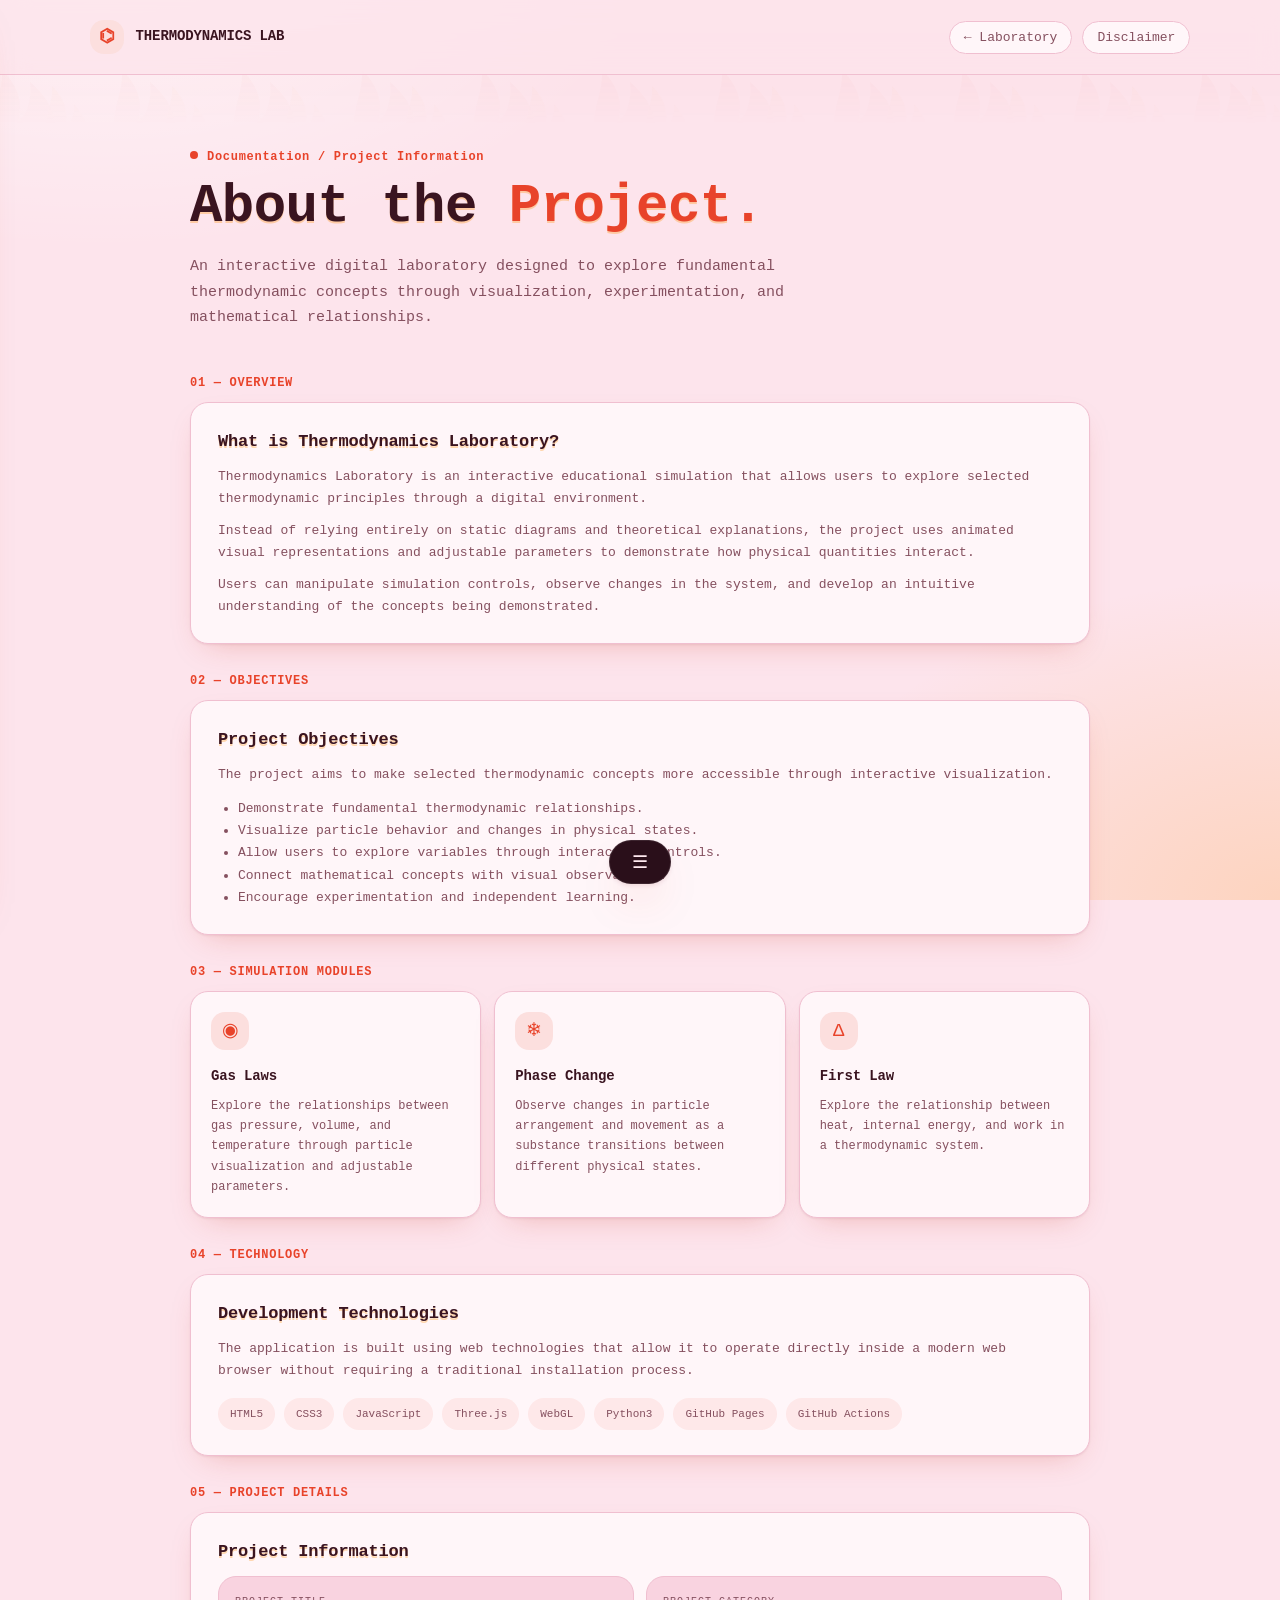
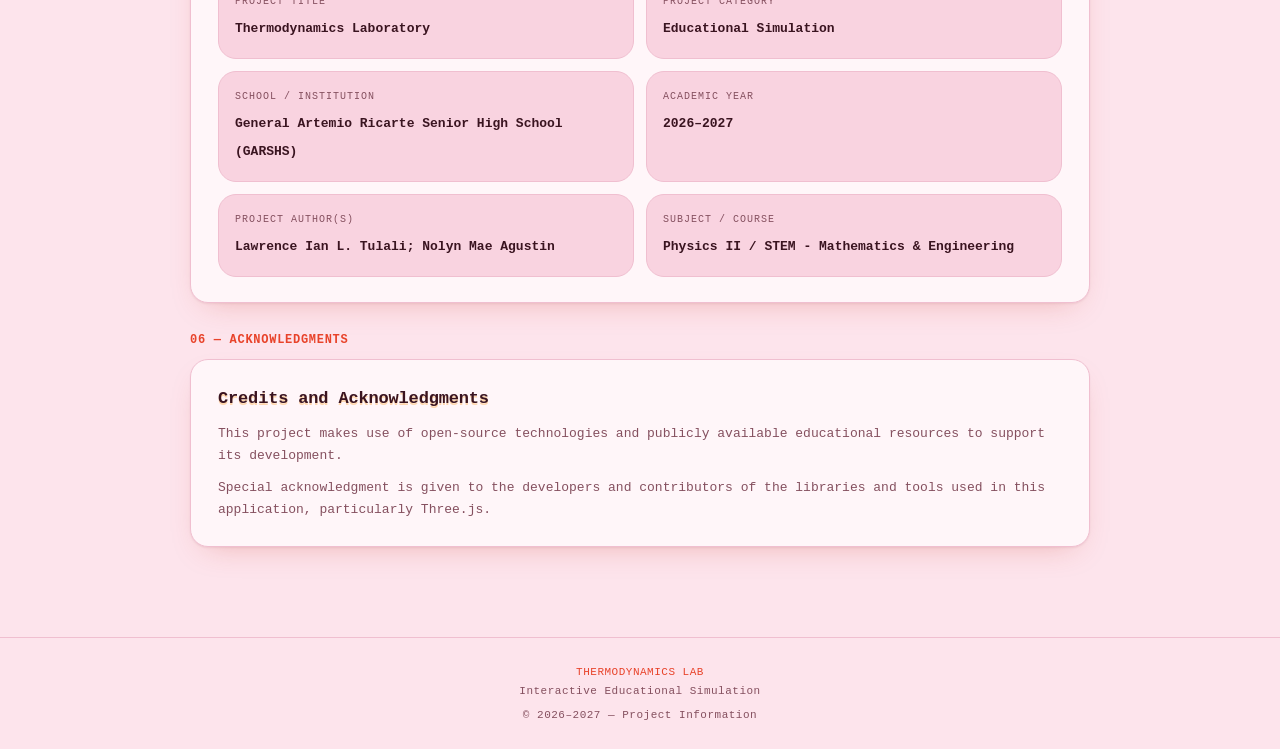
<file: about.html>
<!DOCTYPE html>
<html lang="en">
<head>
<meta charset="UTF-8">
<meta name="viewport" content="width=device-width, initial-scale=1.0">
<meta name="theme-color" content="#080d18">

<title>About | Thermodynamics Laboratory</title>

<style>
:root {
    --bg: #080d18;
    --panel: rgba(17, 28, 46, 0.78);
    --border: rgba(120, 180, 220, 0.17);
    --text: #e5edf7;
    --muted: #91a3ba;
    --cyan: #55d9f5;
    --blue: #438bff;
}

* {
    margin: 0;
    padding: 0;
    box-sizing: border-box;
}

body {
    min-height: 100vh;
    background:
        radial-gradient(ellipse at 15% 10%, rgba(30, 100, 180, .17), transparent 45%),
        radial-gradient(ellipse at 85% 70%, rgba(0, 180, 210, .09), transparent 40%),
        linear-gradient(145deg, #080d18, #0b1423 55%, #080d18);
    color: var(--text);
    font-family: "Segoe UI", Arial, sans-serif;
    line-height: 1.7;
    overflow-x: hidden;
}

body::before {
    content: "";
    position: fixed;
    inset: 0;
    pointer-events: none;
    opacity: .13;
    background-image:
        linear-gradient(rgba(110, 180, 220, .12) 1px, transparent 1px),
        linear-gradient(90deg, rgba(110, 180, 220, .12) 1px, transparent 1px);
    background-size: 42px 42px;
    mask-image: linear-gradient(to bottom, black, transparent 85%);
}

/* NAVIGATION */

nav {
    position: relative;
    z-index: 2;
    display: flex;
    align-items: center;
    justify-content: space-between;
    padding: 20px 7%;
    border-bottom: 1px solid var(--border);
    background: rgba(8, 13, 24, .7);
    backdrop-filter: blur(16px);
}

.brand {
    display: flex;
    align-items: center;
    gap: 12px;
    font-size: 14px;
    font-weight: 700;
    letter-spacing: 1.5px;
}

.brand-icon {
    width: 34px;
    height: 34px;
    display: grid;
    place-items: center;
    border: 1px solid rgba(85, 217, 245, .4);
    border-radius: 9px;
    color: var(--cyan);
    background: rgba(85, 217, 245, .08);
    font-size: 18px;
}

.nav-links {
    display: flex;
    gap: 10px;
}

.nav-links a {
    color: var(--muted);
    text-decoration: none;
    font-size: 13px;
    border: 1px solid var(--border);
    border-radius: 8px;
    padding: 8px 14px;
    transition: .2s;
}

.nav-links a:hover {
    color: var(--cyan);
    border-color: var(--cyan);
    background: rgba(85, 217, 245, .07);
}

/* MAIN */

main {
    width: min(900px, 88%);
    margin: 75px auto 90px;
    position: relative;
    z-index: 1;
}

.eyebrow {
    color: var(--cyan);
    font-size: 11px;
    font-weight: 700;
    letter-spacing: 3px;
    text-transform: uppercase;
    margin-bottom: 14px;
}

h1 {
    font-size: clamp(34px, 6vw, 54px);
    line-height: 1.15;
    letter-spacing: -1.5px;
    margin-bottom: 18px;
}

h1 span {
    color: var(--cyan);
}

.intro {
    max-width: 680px;
    color: var(--muted);
    font-size: 15px;
    margin-bottom: 45px;
}

.section-label {
    color: var(--cyan);
    font-size: 10px;
    font-weight: 700;
    letter-spacing: 2px;
    margin: 30px 0 12px;
}

/* CARDS */

.card {
    padding: 25px 27px;
    margin-bottom: 15px;
    background: var(--panel);
    border: 1px solid var(--border);
    border-radius: 13px;
    backdrop-filter: blur(12px);
    transition: border-color .2s, transform .2s;
}

.card:hover {
    border-color: rgba(85, 217, 245, .38);
    transform: translateY(-2px);
}

.card h2 {
    font-size: 17px;
    margin-bottom: 9px;
    font-weight: 650;
}

.card p {
    color: var(--muted);
    font-size: 13px;
}

.card p + p {
    margin-top: 10px;
}

/* MODULES */

.modules {
    display: grid;
    grid-template-columns: repeat(3, 1fr);
    gap: 13px;
}

.module {
    padding: 20px;
    background: var(--panel);
    border: 1px solid var(--border);
    border-radius: 12px;
    transition: .2s;
}

.module:hover {
    border-color: rgba(85, 217, 245, .4);
    transform: translateY(-2px);
}

.module-icon {
    width: 38px;
    height: 38px;
    display: grid;
    place-items: center;
    border-radius: 10px;
    color: var(--cyan);
    background: rgba(85, 217, 245, .09);
    border: 1px solid rgba(85, 217, 245, .18);
    font-size: 19px;
    margin-bottom: 15px;
}

.module h3 {
    font-size: 14px;
    margin-bottom: 7px;
}

.module p {
    font-size: 12px;
    color: var(--muted);
}

/* TECHNOLOGIES */

.tech-list {
    display: flex;
    flex-wrap: wrap;
    gap: 9px;
    margin-top: 15px;
}

.tech {
    font-size: 11px;
    color: var(--cyan);
    padding: 7px 12px;
    border-radius: 7px;
    border: 1px solid rgba(85, 217, 245, .2);
    background: rgba(85, 217, 245, .06);
}

/* PROJECT INFORMATION */

.info-grid {
    display: grid;
    grid-template-columns: repeat(2, 1fr);
    gap: 12px;
}

.info-item {
    padding: 16px;
    background: rgba(8, 13, 24, .35);
    border: 1px solid var(--border);
    border-radius: 9px;
}

.info-item small {
    display: block;
    color: var(--muted);
    font-size: 10px;
    letter-spacing: 1px;
    text-transform: uppercase;
    margin-bottom: 5px;
}

.info-item strong {
    font-size: 13px;
    font-weight: 600;
}

/* FOOTER */

footer {
    position: relative;
    z-index: 1;
    text-align: center;
    padding: 25px 15px;
    border-top: 1px solid var(--border);
    color: #63758b;
    font-size: 11px;
    letter-spacing: .5px;
}

footer span {
    color: var(--cyan);
}

/* MOBILE */

@media (max-width: 650px) {
    nav {
        padding: 16px 6%;
    }

    .brand {
        font-size: 11px;
        letter-spacing: 1px;
    }

    .nav-links {
        gap: 6px;
    }

    .nav-links a {
        font-size: 11px;
        padding: 7px 9px;
    }

    main {
        width: 88%;
        margin: 50px auto 65px;
    }

    .modules {
        grid-template-columns: 1fr;
    }

    .module {
        display: flex;
        align-items: flex-start;
        gap: 15px;
    }

    .module-icon {
        flex-shrink: 0;
        margin-bottom: 0;
    }

    .card {
        padding: 20px;
    }

    .info-grid {
        grid-template-columns: 1fr;
    }
}
</style>
    <link rel="stylesheet" href="navigation.css">
<link rel="stylesheet" href="extras.css">
</head>

<body>

<nav>
    <div class="brand">
        <div class="brand-icon">⌬</div>
        <span>THERMODYNAMICS LAB</span>
    </div>

    <div class="nav-links">
        <a href="index.html">← Laboratory</a>
        <a href="disclaimer.html">Disclaimer</a>
    </div>
</nav>

<main>

    <div class="eyebrow">Documentation / Project Information</div>

    <h1>About the <span>Project.</span></h1>

    <p class="intro">
        An interactive digital laboratory designed to explore
        fundamental thermodynamic concepts through visualization,
        experimentation, and mathematical relationships.
    </p>

    <!-- PROJECT OVERVIEW -->

    <div class="section-label">01 — OVERVIEW</div>

    <section class="card">
        <h2>What is Thermodynamics Laboratory?</h2>

        <p>
            Thermodynamics Laboratory is an interactive educational
            simulation that allows users to explore selected
            thermodynamic principles through a digital environment.
        </p>

        <p>
            Instead of relying entirely on static diagrams and
            theoretical explanations, the project uses animated
            visual representations and adjustable parameters to
            demonstrate how physical quantities interact.
        </p>

        <p>
            Users can manipulate simulation controls, observe
            changes in the system, and develop an intuitive
            understanding of the concepts being demonstrated.
        </p>
    </section>

    <!-- OBJECTIVES -->

    <div class="section-label">02 — OBJECTIVES</div>

    <section class="card">
        <h2>Project Objectives</h2>

        <p>
            The project aims to make selected thermodynamic
            concepts more accessible through interactive
            visualization.
        </p>

        <ul style="margin:12px 0 0 20px;color:var(--muted);font-size:13px">
            <li>Demonstrate fundamental thermodynamic relationships.</li>
            <li>Visualize particle behavior and changes in physical states.</li>
            <li>Allow users to explore variables through interactive controls.</li>
            <li>Connect mathematical concepts with visual observations.</li>
            <li>Encourage experimentation and independent learning.</li>
        </ul>
    </section>

    <!-- SIMULATION MODULES -->

    <div class="section-label">03 — SIMULATION MODULES</div>

    <div class="modules">

        <div class="module">
            <div class="module-icon">◉</div>
            <div>
                <h3>Gas Laws</h3>
                <p>
                    Explore the relationships between gas pressure,
                    volume, and temperature through particle
                    visualization and adjustable parameters.
                </p>
            </div>
        </div>

        <div class="module">
            <div class="module-icon">❄</div>
            <div>
                <h3>Phase Change</h3>
                <p>
                    Observe changes in particle arrangement and
                    movement as a substance transitions between
                    different physical states.
                </p>
            </div>
        </div>

        <div class="module">
            <div class="module-icon">Δ</div>
            <div>
                <h3>First Law</h3>
                <p>
                    Explore the relationship between heat,
                    internal energy, and work in a thermodynamic
                    system.
                </p>
            </div>
        </div>

    </div>

    <!-- TECHNOLOGY -->

    <div class="section-label">04 — TECHNOLOGY</div>

    <section class="card">
        <h2>Development Technologies</h2>

        <p>
            The application is built using web technologies
            that allow it to operate directly inside a modern
            web browser without requiring a traditional
            installation process.
        </p>

        <div class="tech-list">
            <span class="tech">HTML5</span>
            <span class="tech">CSS3</span>
            <span class="tech">JavaScript</span>
            <span class="tech">Three.js</span>
            <span class="tech">WebGL</span>
            <span class="tech">Python3</span>
            <span class="tech">GitHub Pages</span>
            <span class="tech">GitHub Actions</span>
        </div>
    </section>

    <!-- PROJECT DETAILS -->

    <div class="section-label">05 — PROJECT DETAILS</div>

    <section class="card">
        <h2>Project Information</h2>

        <div class="info-grid">

            <div class="info-item">
                <small>Project Title</small>
                <strong>Thermodynamics Laboratory</strong>
            </div>

            <div class="info-item">
                <small>Project Category</small>
                <strong>Educational Simulation</strong>
            </div>

            <div class="info-item">
                <small>School / Institution</small>
                <strong>General Artemio Ricarte Senior High School (GARSHS)</strong>
            </div>

            <div class="info-item">
                <small>Academic Year</small>
                <strong>2026–2027</strong>
            </div>

            <div class="info-item">
                <small>Project Author(s)</small>
                <strong>Lawrence Ian L. Tulali; Nolyn Mae Agustin</strong>
            </div>

            <div class="info-item">
                <small>Subject / Course</small> 
                <strong>Physics II / STEM - Mathematics & Engineering</strong>
            </div>

        </div>
    </section>

    <!-- ACKNOWLEDGMENTS -->

    <div class="section-label">06 — ACKNOWLEDGMENTS</div>

    <section class="card">
        <h2>Credits and Acknowledgments</h2>

        <p>
            This project makes use of open-source technologies
            and publicly available educational resources to
            support its development.
        </p>

        <p>
            Special acknowledgment is given to the developers
            and contributors of the libraries and tools used
            in this application, particularly Three.js.
        </p>
    </section>

</main>

<footer>
    <span>THERMODYNAMICS LAB</span>
    <p>Interactive Educational Simulation</p>
    <p style="margin-top:5px">
        © 2026–2027 — Project Information
    </p>
</footer>

    <script src="navigation.js"></script>
<script src="extras.js"></script>
</body>
</html>
</file>
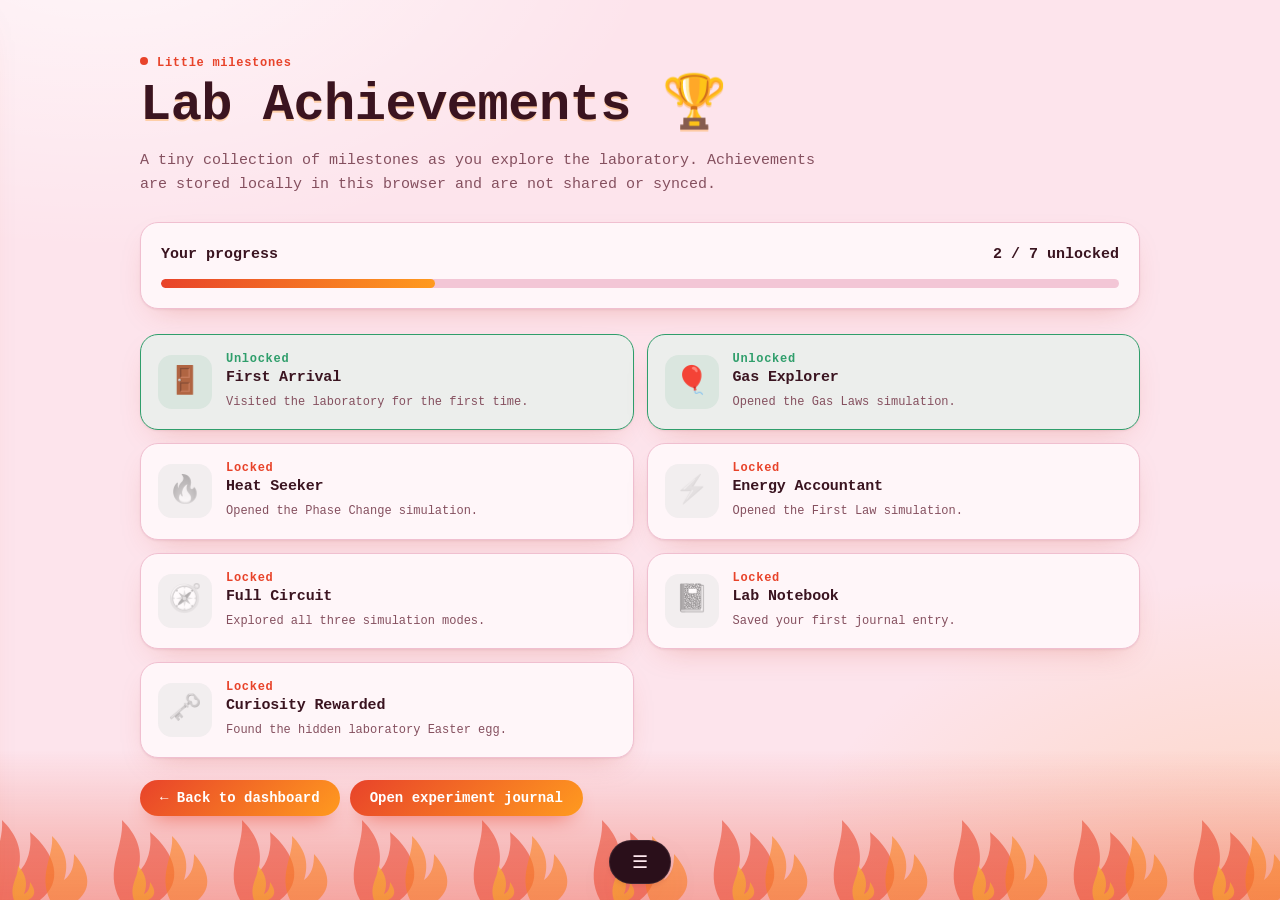
<file: achievements.html>
<!DOCTYPE html><html lang="en"><head><meta charset="UTF-8"><meta name="viewport" content="width=device-width, initial-scale=1"><meta name="theme-color" content="#080d1c"><title>Achievements | Thermo Lab 3D</title><link rel="stylesheet" href="navigation.css"><link rel="stylesheet" href="extras.css"><style>*{box-sizing:border-box}body{margin:0;min-height:100vh;background:radial-gradient(circle at 85% 0%,#30264f 0,transparent 35%),#080d1c;color:#eaf1ff;font:15px/1.6 system-ui,sans-serif}.wrap{width:min(1000px,calc(100% - 32px));margin:auto;padding:56px 0 80px}.eyebrow{color:#b7a0ff;font-size:11px;font-weight:800;letter-spacing:2px;text-transform:uppercase}h1{font-size:clamp(32px,6vw,52px);margin:8px 0}.sub{color:#a9bad3;max-width:680px}.progress{margin:25px 0;padding:20px;border:1px solid #b7a0ff33;border-radius:18px;background:#17182fbb}.progress-line{height:9px;border-radius:99px;background:#29304b;overflow:hidden;margin-top:12px}.progress-line span{display:block;height:100%;width:0;background:linear-gradient(90deg,#7b8cff,#62d4ff);border-radius:99px;transition:width .35s}.grid{display:grid;grid-template-columns:repeat(2,minmax(0,1fr));gap:13px}.badge-card{display:flex;gap:14px;align-items:center;padding:17px;border:1px solid #9bb7e326;border-radius:16px;background:#111e36aa}.badge-icon{width:54px;height:54px;display:grid;place-items:center;border-radius:15px;background:#1d2a48;font-size:27px;filter:grayscale(1);opacity:.45}.badge-card.unlocked{border-color:#8f83ff66;background:linear-gradient(120deg,#1b2545,#17243b)}.badge-card.unlocked .badge-icon{filter:none;opacity:1;background:#263b5b}.badge-card h3{font-size:15px;margin:0}.badge-card p{font-size:12px;color:#9fb1cc;margin:3px 0 0}.status{font-size:10px;color:#a9bad3;text-transform:uppercase;letter-spacing:1px;font-weight:800}.unlocked .status{color:#83e2bd}.actions{display:flex;gap:10px;flex-wrap:wrap;margin-top:22px}.btn{padding:10px 14px;border-radius:11px;border:1px solid #9bb7e344;background:#172a48;color:#eaf1ff;text-decoration:none;font-weight:750}@media(max-width:650px){.grid{grid-template-columns:1fr}.wrap{padding-top:36px}}</style></head><body><main class="wrap"><div class="eyebrow">Little milestones</div><h1>Lab Achievements 🏆</h1><p class="sub">A tiny collection of milestones as you explore the laboratory. Achievements are stored locally in this browser and are not shared or synced.</p><section class="progress"><div style="display:flex;justify-content:space-between;gap:10px;flex-wrap:wrap"><strong>Your progress</strong><strong id="progress-text">0 / 7 unlocked</strong></div><div class="progress-line"><span id="progress-fill"></span></div></section><div class="grid" id="achievement-grid"></div><div class="actions"><a class="btn" href="dashboard.html">← Back to dashboard</a><a class="btn" href="journal.html">Open experiment journal</a></div></main><script src="navigation.js"></script><script src="extras.js"></script><script>
(()=>{const api=window.ThermoLabExtras,grid=document.getElementById('achievement-grid');if(!api)return;const unlocked=api.getProgress().unlocked;grid.innerHTML=api.achievements.map(a=>{const yes=unlocked.includes(a.id);return `<article class="badge-card ${yes?'unlocked':''}"><div class="badge-icon">${a.icon}</div><div><div class="status">${yes?'Unlocked':'Locked'}</div><h3>${a.name}</h3><p>${a.desc}</p></div></article>`}).join('');document.getElementById('progress-text').textContent=unlocked.length+' / '+api.achievements.length+' unlocked';document.getElementById('progress-fill').style.width=(unlocked.length/api.achievements.length*100)+'%'})();
</script></body></html>
</file>
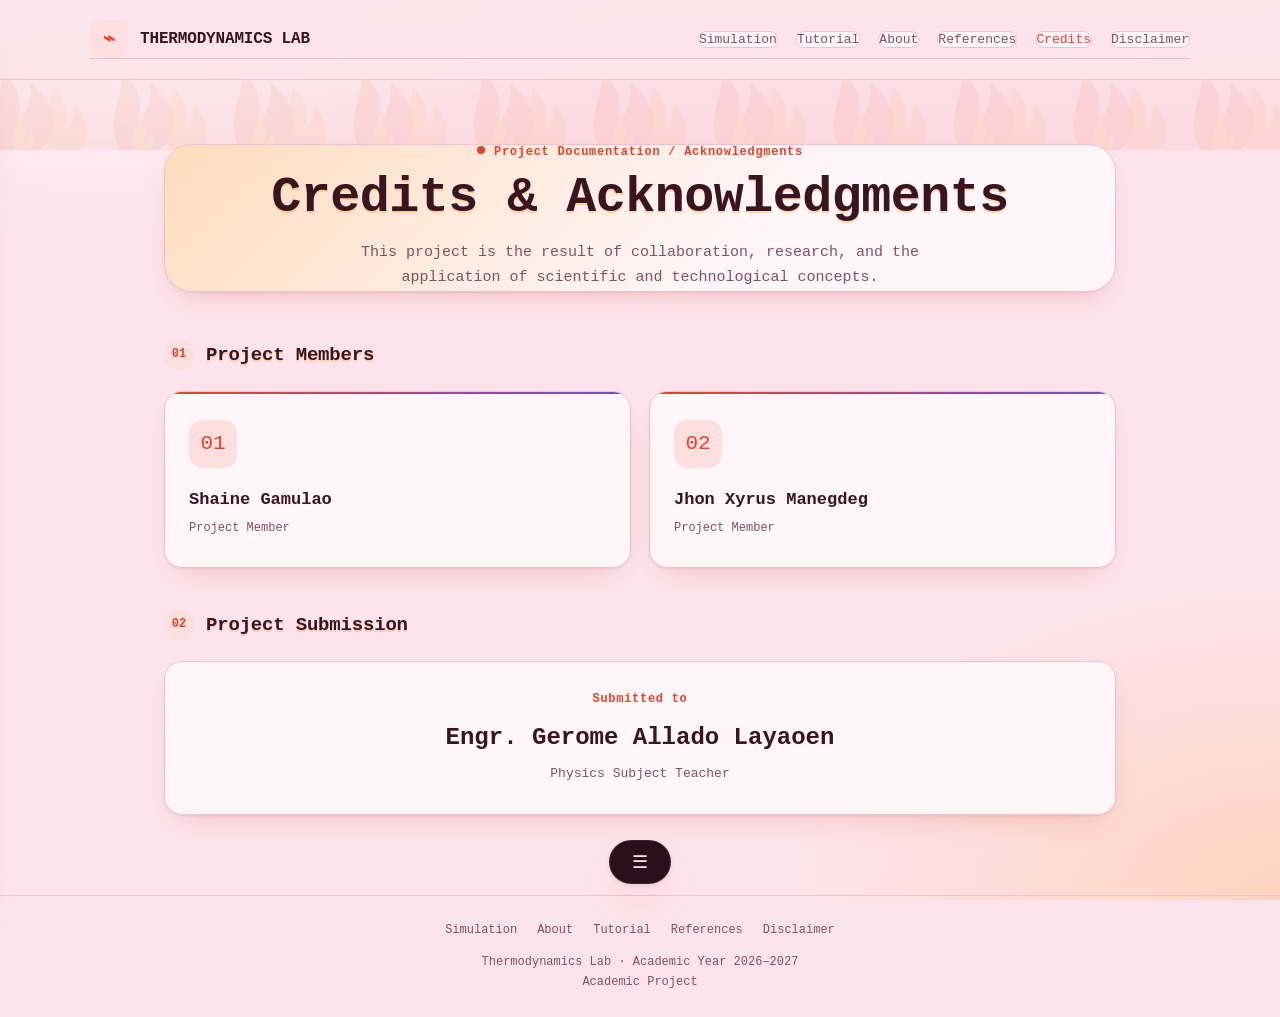
<file: credits.html>
<!DOCTYPE html>
<html lang="en">
<head>
<meta charset="UTF-8">
<meta name="viewport" content="width=device-width, initial-scale=1.0">
<meta name="theme-color" content="#080d18">
<title>Credits | Thermodynamics Lab</title>

<style>
:root {
    --bg: #080d18;
    --panel: rgba(17, 27, 45, .82);
    --panel2: rgba(25, 38, 60, .72);
    --border: rgba(148, 170, 205, .16);
    --text: #e8eef8;
    --muted: #91a2ba;
    --accent: #53c8ff;
    --accent2: #8b8cff;
    --green: #65e6b3;
}

* {
    box-sizing: border-box;
    margin: 0;
    padding: 0;
}

body {
    min-height: 100vh;
    color: var(--text);
    background:
        radial-gradient(circle at 80% 0%, rgba(50, 105, 180, .16), transparent 35%),
        radial-gradient(circle at 10% 30%, rgba(80, 80, 180, .10), transparent 30%),
        var(--bg);
    font-family: Inter, "Segoe UI", Arial, sans-serif;
    line-height: 1.65;
}

body::before {
    content: "";
    position: fixed;
    inset: 0;
    pointer-events: none;
    opacity: .16;
    background-image:
        linear-gradient(rgba(130, 160, 200, .08) 1px, transparent 1px),
        linear-gradient(90deg, rgba(130, 160, 200, .08) 1px, transparent 1px);
    background-size: 42px 42px;
}

header {
    position: relative;
    z-index: 1;
    padding: 20px 6%;
    border-bottom: 1px solid var(--border);
    background: rgba(8, 13, 24, .72);
    backdrop-filter: blur(16px);
}

.nav {
    max-width: 1100px;
    margin: auto;
    display: flex;
    justify-content: space-between;
    align-items: center;
    gap: 18px;
    flex-wrap: wrap;
}

.brand {
    display: flex;
    align-items: center;
    gap: 12px;
    font-weight: 750;
    letter-spacing: .3px;
}

.brand-icon {
    width: 38px;
    height: 38px;
    display: grid;
    place-items: center;
    border-radius: 12px;
    color: var(--accent);
    background: rgba(83, 200, 255, .12);
    border: 1px solid rgba(83, 200, 255, .25);
    font-size: 20px;
}

.nav-links {
    display: flex;
    flex-wrap: wrap;
    gap: 18px;
}

.nav-links a {
    color: var(--muted);
    text-decoration: none;
    font-size: 13px;
    transition: color .2s;
}

.nav-links a:hover,
.nav-links a.active {
    color: var(--accent);
}

main {
    position: relative;
    z-index: 1;
    max-width: 1000px;
    margin: auto;
    padding: 64px 24px 80px;
}

.hero {
    text-align: center;
    margin-bottom: 48px;
}

.eyebrow {
    color: var(--accent);
    font-size: 11px;
    font-weight: 800;
    letter-spacing: 2.5px;
    text-transform: uppercase;
    margin-bottom: 12px;
}

h1 {
    font-size: clamp(34px, 6vw, 50px);
    line-height: 1.15;
    letter-spacing: -1.5px;
    margin-bottom: 16px;
}

.hero p {
    max-width: 650px;
    margin: auto;
    color: var(--muted);
    font-size: 15px;
}

.section {
    margin-top: 42px;
}

.section-heading {
    display: flex;
    align-items: center;
    gap: 12px;
    margin-bottom: 20px;
}

.section-number {
    width: 30px;
    height: 30px;
    display: grid;
    place-items: center;
    border-radius: 9px;
    color: var(--accent);
    background: rgba(83, 200, 255, .1);
    border: 1px solid rgba(83, 200, 255, .2);
    font-size: 12px;
    font-weight: 800;
}

h2 {
    font-size: 19px;
    font-weight: 700;
}

.members {
    display: grid;
    grid-template-columns: repeat(2, 1fr);
    gap: 18px;
}

.member-card {
    position: relative;
    overflow: hidden;
    padding: 28px 24px;
    border: 1px solid var(--border);
    border-radius: 18px;
    background: var(--panel);
    backdrop-filter: blur(12px);
    transition: transform .25s, border-color .25s;
}

.member-card:hover {
    transform: translateY(-4px);
    border-color: rgba(83, 200, 255, .45);
}

.member-card::before {
    content: "";
    position: absolute;
    top: 0;
    left: 0;
    width: 100%;
    height: 2px;
    background: linear-gradient(90deg, var(--accent), var(--accent2));
}

.member-icon {
    width: 48px;
    height: 48px;
    display: grid;
    place-items: center;
    margin-bottom: 18px;
    border-radius: 14px;
    color: var(--accent);
    background: rgba(83, 200, 255, .1);
    border: 1px solid rgba(83, 200, 255, .2);
    font-size: 21px;
}

.member-name {
    font-size: 17px;
    font-weight: 750;
    margin-bottom: 5px;
}

.member-role {
    color: var(--muted);
    font-size: 12px;
}

.submitted-card {
    padding: 30px;
    border: 1px solid rgba(139, 140, 255, .22);
    border-radius: 18px;
    background:
        linear-gradient(120deg, rgba(139, 140, 255, .09), transparent),
        var(--panel);
    text-align: center;
}

.submitted-label {
    color: var(--accent2);
    font-size: 11px;
    font-weight: 800;
    letter-spacing: 2px;
    text-transform: uppercase;
    margin-bottom: 12px;
}

.submitted-name {
    font-size: clamp(19px, 4vw, 24px);
    font-weight: 750;
}

.submitted-role {
    color: var(--muted);
    font-size: 13px;
    margin-top: 5px;
}

footer {
    position: relative;
    z-index: 1;
    padding: 25px 20px;
    text-align: center;
    border-top: 1px solid var(--border);
    color: var(--muted);
    font-size: 12px;
}

.footer-links {
    display: flex;
    justify-content: center;
    flex-wrap: wrap;
    gap: 20px;
    margin-bottom: 12px;
}

.footer-links a {
    color: var(--muted);
    text-decoration: none;
}

.footer-links a:hover {
    color: var(--accent);
}

@media (max-width: 600px) {
    header {
        padding: 16px 5%;
    }

    .nav {
        align-items: flex-start;
        flex-direction: column;
    }

    .nav-links {
        gap: 15px;
    }

    main {
        padding: 46px 17px 60px;
    }

    .members {
        grid-template-columns: 1fr;
    }
}
</style>
    <link rel="stylesheet" href="navigation.css">
<link rel="stylesheet" href="extras.css">
</head>

<body>

<header>
    <nav class="nav">
        <div class="brand">
            <div class="brand-icon">⌁</div>
            <span>THERMODYNAMICS LAB</span>
        </div>

        <div class="nav-links">
            <a href="index.html">Simulation</a>
            <a href="tutorial.html">Tutorial</a>
            <a href="about.html">About</a>
            <a href="references.html">References</a>
            <a href="credits.html" class="active">Credits</a>
            <a href="disclaimer.html">Disclaimer</a>
        </div>
    </nav>
</header>

<main>

    <section class="hero">
        <div class="eyebrow">Project Documentation / Acknowledgments</div>
        <h1>Credits & Acknowledgments</h1>
        <p>
            This project is the result of collaboration, research,
            and the application of scientific and technological concepts.
        </p>
    </section>

    <section class="section">
        <div class="section-heading">
            <div class="section-number">01</div>
            <h2>Project Members</h2>
        </div>

        <div class="members">

            <article class="member-card">
                <div class="member-icon">01</div>
                <div class="member-name">
                   Shaine Gamulao
                </div>
                <div class="member-role">
                    Project Member
                </div>
            </article>

            <article class="member-card">
                <div class="member-icon">02</div>
                <div class="member-name">
                    Jhon Xyrus Manegdeg
                </div>
                <div class="member-role">
                    Project Member
                </div>
            </article>

        </div>
    </section>

    <section class="section">
        <div class="section-heading">
            <div class="section-number">02</div>
            <h2>Project Submission</h2>
        </div>

        <div class="submitted-card">
            <div class="submitted-label">Submitted to</div>
            <div class="submitted-name">
                Engr. Gerome Allado Layaoen
            </div>
            <div class="submitted-role">
                Physics Subject Teacher
            </div>
        </div>
    </section>

</main>

<footer>
    <div class="footer-links">
        <a href="index.html">Simulation</a>
        <a href="about.html">About</a>
        <a href="tutorial.html">Tutorial</a>
        <a href="references.html">References</a>
        <a href="disclaimer.html">Disclaimer</a>
    </div>

    <p>Thermodynamics Lab · Academic Year 2026–2027</p>
    <p>Academic Project</p>
</footer>

    <script src="navigation.js"></script>
<script src="extras.js"></script>
</body>
</html>
</file>
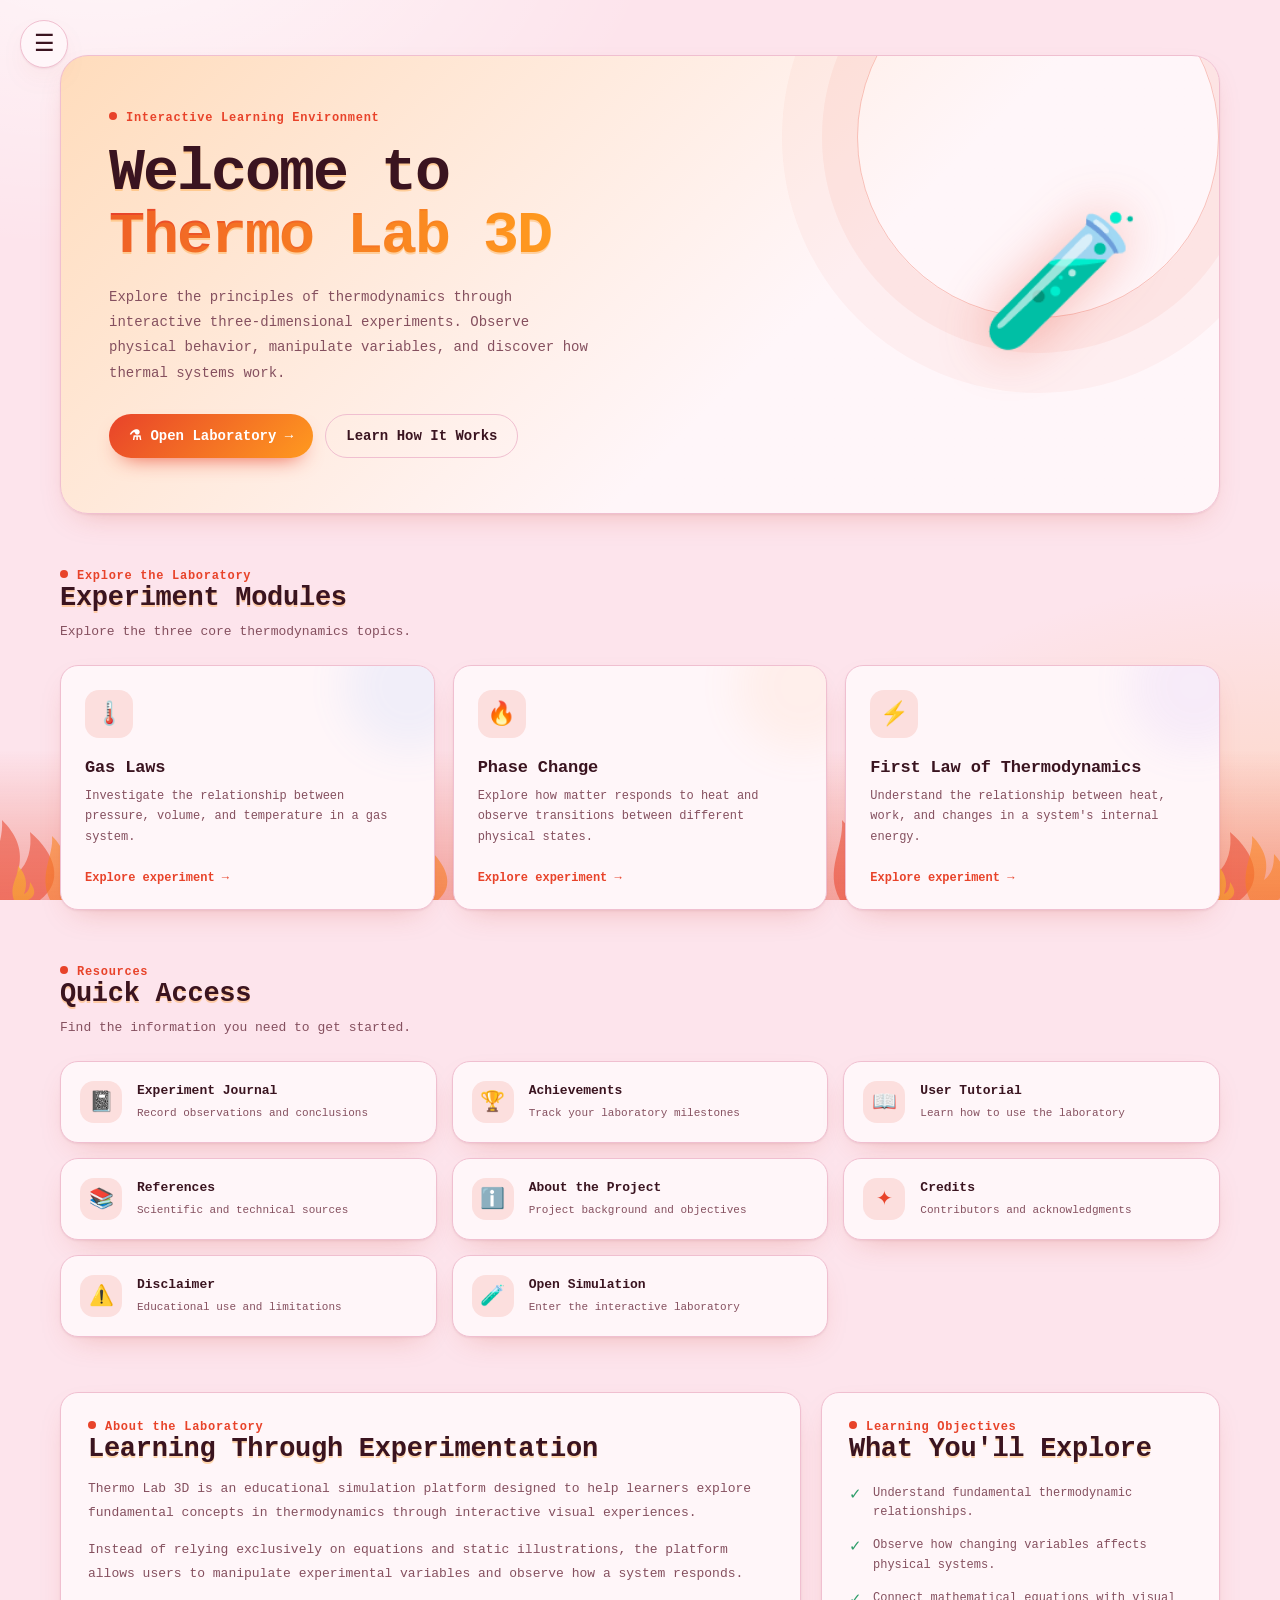
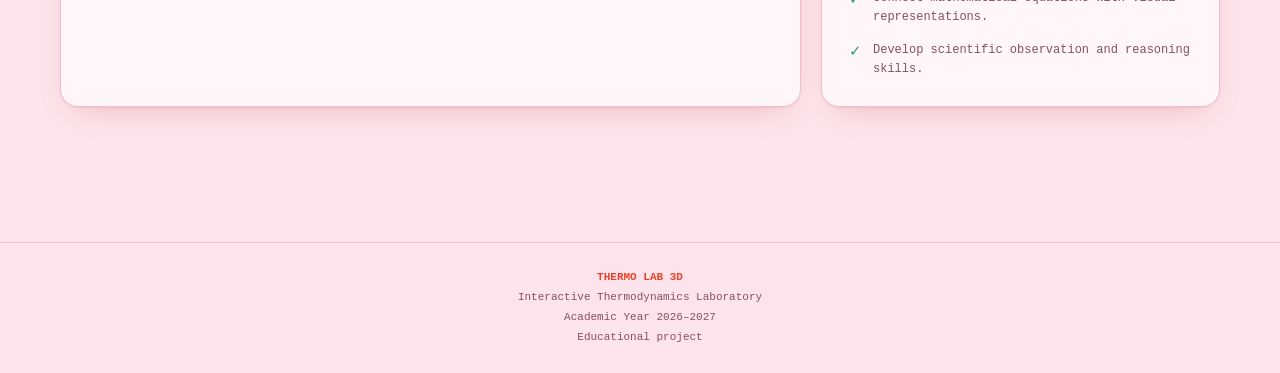
<file: dashboard.html>
<!DOCTYPE html>
<html lang="en">
<head>
<meta charset="UTF-8">
<meta name="viewport" content="width=device-width, initial-scale=1.0">
<meta name="theme-color" content="#080d1c">
<title>Dashboard | Thermo Lab 3D</title>

<style>
:root {
  --bg: #080d1c;
  --panel: rgba(21, 32, 56, .78);
  --panel2: rgba(30, 44, 72, .65);
  --border: rgba(160, 190, 255, .15);
  --text: #edf3ff;
  --muted: #9baac5;
  --blue: #65a8ff;
  --cyan: #5de0e0;
  --purple: #a78bfa;
  --orange: #ffb86b;
  --green: #71e2ad;
}

* {
  box-sizing: border-box;
  margin: 0;
  padding: 0;
}

body {
  min-height: 100vh;
  background:
    radial-gradient(ellipse at 15% 5%, rgba(44, 101, 190, .22), transparent 38%),
    radial-gradient(ellipse at 90% 35%, rgba(91, 60, 170, .17), transparent 35%),
    var(--bg);
  color: var(--text);
  font-family: Inter, "Segoe UI", Arial, sans-serif;
  overflow-x: hidden;
}

a {
  color: inherit;
  text-decoration: none;
}

button {
  font: inherit;
}

/* NAVIGATION */

.menu-button {
  position: fixed;
  top: 20px;
  left: 20px;
  z-index: 1002;
  width: 48px;
  height: 48px;
  border: 1px solid var(--border);
  border-radius: 15px;
  background: rgba(18, 30, 52, .9);
  color: white;
  font-size: 23px;
  cursor: pointer;
  backdrop-filter: blur(15px);
  transition: .2s;
}

.menu-button:hover {
  background: #263d65;
  transform: translateY(-2px);
}

.nav-backdrop {
  position: fixed;
  inset: 0;
  z-index: 1000;
  background: rgba(0, 0, 0, .55);
  opacity: 0;
  visibility: hidden;
  transition: .25s;
}

.nav-drawer {
  position: fixed;
  z-index: 1001;
  top: 0;
  left: 0;
  height: 100%;
  width: min(310px, 85vw);
  padding: 90px 20px 25px;
  background: rgba(12, 21, 39, .97);
  border-right: 1px solid var(--border);
  backdrop-filter: blur(22px);
  transform: translateX(-105%);
  transition: .3s ease;
  overflow-y: auto;
}

.nav-open .nav-drawer {
  transform: translateX(0);
}

.nav-open .nav-backdrop {
  opacity: 1;
  visibility: visible;
}

.nav-brand {
  margin-bottom: 30px;
  padding: 0 12px;
}

.nav-brand strong {
  display: block;
  font-size: 19px;
}

.nav-brand span {
  color: var(--muted);
  font-size: 12px;
}

.nav-label {
  margin: 20px 12px 9px;
  color: #7185a8;
  font-size: 10px;
  font-weight: 800;
  letter-spacing: 2px;
  text-transform: uppercase;
}

.nav-link {
  display: flex;
  align-items: center;
  gap: 13px;
  padding: 13px 14px;
  margin: 5px 0;
  border-radius: 12px;
  color: #b8c7df;
  font-size: 14px;
  transition: .2s;
}

.nav-link:hover,
.nav-link.active {
  background: rgba(89, 151, 255, .15);
  color: white;
}

.nav-link.active {
  border: 1px solid rgba(101, 168, 255, .2);
}

.nav-icon {
  width: 23px;
  text-align: center;
  font-size: 17px;
}

/* GENERAL LAYOUT */

.container {
  width: min(1160px, 92%);
  margin: auto;
}

main {
  padding: 55px 0 70px;
}

.eyebrow {
  color: var(--cyan);
  font-size: 11px;
  font-weight: 800;
  letter-spacing: 2.5px;
  text-transform: uppercase;
}

.section-title {
  font-size: clamp(21px, 3vw, 27px);
  margin-bottom: 8px;
}

.section-description {
  color: var(--muted);
  font-size: 13px;
  line-height: 1.7;
}

/* HERO */

.hero {
  position: relative;
  display: flex;
  align-items: center;
  justify-content: space-between;
  gap: 35px;
  min-height: 340px;
  padding: 55px 48px;
  border: 1px solid var(--border);
  border-radius: 28px;
  background:
    linear-gradient(110deg, rgba(30, 63, 112, .85), rgba(20, 30, 57, .88)),
    var(--panel);
  overflow: hidden;
  box-shadow: 0 25px 80px rgba(0, 0, 0, .25);
}

.hero::before {
  content: "";
  position: absolute;
  width: 360px;
  height: 360px;
  right: 0;
  top: -100px;
  border-radius: 50%;
  border: 1px solid rgba(110, 180, 255, .17);
  box-shadow:
    0 0 0 35px rgba(110, 180, 255, .035),
    0 0 0 75px rgba(110, 180, 255, .025);
}

.hero-content {
  position: relative;
  z-index: 1;
  max-width: 570px;
}

.hero h1 {
  font-size: clamp(35px, 6vw, 60px);
  line-height: 1.05;
  margin: 17px 0;
  letter-spacing: -2px;
}

.hero h1 span {
  background: linear-gradient(90deg, #8dc5ff, #66e7e4);
  background-clip: text;
  -webkit-background-clip: text;
  color: transparent;
}

.hero p {
  color: #bdcbe0;
  font-size: 14px;
  line-height: 1.8;
  max-width: 490px;
}

.hero-buttons {
  display: flex;
  flex-wrap: wrap;
  gap: 12px;
  margin-top: 28px;
}

.btn {
  display: inline-flex;
  justify-content: center;
  align-items: center;
  gap: 9px;
  padding: 13px 20px;
  border-radius: 12px;
  font-size: 13px;
  font-weight: 750;
  transition: .2s;
}

.btn:hover {
  transform: translateY(-3px);
}

.btn-primary {
  color: #071326;
  background: linear-gradient(110deg, #83baff, #65e0df);
  box-shadow: 0 8px 25px rgba(79, 166, 230, .2);
}

.btn-secondary {
  border: 1px solid rgba(190, 215, 255, .25);
  background: rgba(255, 255, 255, .05);
  color: white;
}

.hero-art {
  position: relative;
  z-index: 1;
  display: flex;
  align-items: center;
  justify-content: center;
  min-width: 220px;
  font-size: 130px;
  filter: drop-shadow(0 15px 30px rgba(57, 154, 255, .35));
}

/* MODULES */

.modules {
  margin-top: 55px;
}

.section-heading {
  display: flex;
  align-items: end;
  justify-content: space-between;
  gap: 15px;
  margin-bottom: 22px;
}

.module-grid {
  display: grid;
  grid-template-columns: repeat(3, 1fr);
  gap: 18px;
}

.module-card {
  position: relative;
  display: flex;
  flex-direction: column;
  min-height: 245px;
  padding: 24px;
  border: 1px solid var(--border);
  border-radius: 20px;
  background: linear-gradient(145deg, var(--panel2), rgba(14, 24, 44, .8));
  transition: .25s;
  overflow: hidden;
}

.module-card:hover {
  transform: translateY(-6px);
  border-color: rgba(101, 168, 255, .5);
  box-shadow: 0 15px 35px rgba(0, 0, 0, .22);
}

.module-card::after {
  content: "";
  position: absolute;
  width: 130px;
  height: 130px;
  right: -40px;
  top: -45px;
  border-radius: 50%;
  background: var(--glow);
  opacity: .09;
  filter: blur(20px);
}

.module-icon {
  display: grid;
  place-items: center;
  width: 48px;
  height: 48px;
  margin-bottom: 20px;
  border-radius: 14px;
  background: var(--glow);
  font-size: 23px;
}

.module-card h3 {
  font-size: 17px;
  margin-bottom: 9px;
}

.module-card p {
  color: var(--muted);
  font-size: 12px;
  line-height: 1.7;
  flex: 1;
}

.module-action {
  margin-top: 18px;
  color: var(--blue);
  font-size: 12px;
  font-weight: 750;
}

/* QUICK ACCESS */

.quick-access {
  margin-top: 55px;
}

.quick-grid {
  display: grid;
  grid-template-columns: repeat(3, 1fr);
  gap: 15px;
  margin-top: 22px;
}

.quick-card {
  display: flex;
  align-items: center;
  gap: 15px;
  padding: 19px;
  border: 1px solid var(--border);
  border-radius: 16px;
  background: var(--panel);
  transition: .2s;
}

.quick-card:hover {
  background: rgba(50, 76, 120, .4);
  border-color: rgba(101, 168, 255, .4);
}

.quick-icon {
  display: grid;
  place-items: center;
  width: 42px;
  height: 42px;
  flex-shrink: 0;
  border-radius: 12px;
  background: rgba(101, 168, 255, .13);
  font-size: 20px;
}

.quick-card strong {
  display: block;
  font-size: 13px;
  margin-bottom: 5px;
}

.quick-card small {
  color: var(--muted);
  font-size: 11px;
}

/* OVERVIEW */

.overview {
  display: grid;
  grid-template-columns: 1.3fr .7fr;
  gap: 20px;
  margin-top: 55px;
}

.overview-panel {
  padding: 27px;
  border: 1px solid var(--border);
  border-radius: 20px;
  background: var(--panel);
}

.overview-panel p {
  margin-top: 13px;
  color: var(--muted);
  font-size: 13px;
  line-height: 1.85;
}

.objectives {
  display: grid;
  gap: 14px;
  margin-top: 20px;
}

.objective {
  display: flex;
  gap: 11px;
  align-items: flex-start;
  color: #c8d5e9;
  font-size: 12px;
  line-height: 1.6;
}

.objective span {
  color: var(--green);
  font-size: 15px;
}

/* FOOTER */

footer {
  margin-top: 65px;
  padding: 25px 0;
  border-top: 1px solid var(--border);
  color: var(--muted);
  font-size: 11px;
  text-align: center;
  line-height: 1.8;
}

footer strong {
  color: #dce8fa;
}

/* RESPONSIVE */

@media(max-width: 800px) {
  .hero {
    padding: 40px 30px;
  }

  .hero-art {
    min-width: 130px;
    font-size: 90px;
  }

  .module-grid {
    grid-template-columns: repeat(2, 1fr);
  }

  .quick-grid {
    grid-template-columns: repeat(2, 1fr);
  }

  .overview {
    grid-template-columns: 1fr;
  }
}

@media(max-width: 560px) {
  main {
    padding-top: 85px;
  }

  .hero {
    min-height: auto;
    padding: 30px 23px;
    border-radius: 22px;
  }

  .hero-art {
    display: none;
  }

  .hero h1 {
    font-size: 39px;
  }

  .module-grid {
    grid-template-columns: 1fr;
  }

  .module-card {
    min-height: 215px;
  }

  .quick-grid {
    grid-template-columns: 1fr;
  }

  .section-heading {
    align-items: flex-start;
    flex-direction: column;
  }

  .overview-panel {
    padding: 22px;
  }
}
</style>
<link rel="stylesheet" href="extras.css">
</head>

<body>

<!-- NAVIGATION BUTTON -->

<button class="menu-button" id="menuButton"
        aria-label="Open navigation"
        aria-expanded="false">
  ☰
</button>

<div class="nav-backdrop" id="navBackdrop"></div>

<nav class="nav-drawer" id="navDrawer">
  <div class="nav-brand">
    <strong>THERMO LAB 3D</strong>
    <span>Interactive Thermodynamics Laboratory</span>
  </div>

  <div class="nav-label">Main</div>

  <a class="nav-link active" href="dashboard.html">
    <span class="nav-icon">⌂</span> Dashboard
  </a>

  <a class="nav-link" href="index.html">
    <span class="nav-icon">⚗</span> Simulation
  </a>

  <div class="nav-label">Learning</div>

  <a class="nav-link" href="journal.html"><span class="nav-icon">📓</span> Experiment Journal</a>
  <a class="nav-link" href="achievements.html"><span class="nav-icon">🏆</span> Achievements</a>

  <a class="nav-link" href="tutorial.html">
    <span class="nav-icon">📖</span> User Tutorial
  </a>

  <a class="nav-link" href="references.html">
    <span class="nav-icon">📚</span> References
  </a>

  <div class="nav-label">Project</div>

  <a class="nav-link" href="about.html">
    <span class="nav-icon">ⓘ</span> About
  </a>

  <a class="nav-link" href="credits.html">
    <span class="nav-icon">✦</span> Credits
  </a>

  <a class="nav-link" href="disclaimer.html">
    <span class="nav-icon">⚠</span> Disclaimer
  </a>
</nav>


<main>
<div class="container">

  <!-- HERO -->

  <section class="hero">
    <div class="hero-content">
      <div class="eyebrow">Interactive Learning Environment</div>

      <h1>Welcome to<br><span>Thermo Lab 3D</span></h1>

      <p>
        Explore the principles of thermodynamics through interactive
        three-dimensional experiments. Observe physical behavior,
        manipulate variables, and discover how thermal systems work.
      </p>

      <div class="hero-buttons">
        <a href="index.html" class="btn btn-primary">
          ⚗ Open Laboratory →
        </a>

        <a href="tutorial.html" class="btn btn-secondary">
          Learn How It Works
        </a>
      </div>
    </div>

    <div class="hero-art" aria-hidden="true">🧪</div>
  </section>


  <!-- EXPERIMENT MODULES -->

  <section class="modules">
    <div class="section-heading">
      <div>
        <div class="eyebrow">Explore the Laboratory</div>
        <h2 class="section-title">Experiment Modules</h2>
        <p class="section-description">
          Explore the three core thermodynamics topics.
        </p>
      </div>
    </div>

    <div class="module-grid">

      <a href="index.html?mode=gas" class="module-card"
         style="--glow:#65a8ff">
        <div class="module-icon">🌡️</div>
        <h3>Gas Laws</h3>
        <p>
          Investigate the relationship between pressure, volume,
          and temperature in a gas system.
        </p>
        <div class="module-action">Explore experiment →</div>
      </a>

      <a href="index.html?mode=heat" class="module-card"
         style="--glow:#ffad66">
        <div class="module-icon">🔥</div>
        <h3>Phase Change</h3>
        <p>
          Explore how matter responds to heat and observe
          transitions between different physical states.
        </p>
        <div class="module-action">Explore experiment →</div>
      </a>

      <a href="index.html?mode=law" class="module-card"
         style="--glow:#a78bfa">
        <div class="module-icon">⚡</div>
        <h3>First Law of Thermodynamics</h3>
        <p>
          Understand the relationship between heat, work,
          and changes in a system's internal energy.
        </p>
        <div class="module-action">Explore experiment →</div>
      </a>

    </div>
  </section>


  <!-- QUICK ACCESS -->

  <section class="quick-access">
    <div class="eyebrow">Resources</div>
    <h2 class="section-title">Quick Access</h2>
    <p class="section-description">
      Find the information you need to get started.
    </p>

    <div class="quick-grid">

      <a href="journal.html" class="quick-card">
        <div class="quick-icon">📓</div>
        <div><strong>Experiment Journal</strong><small>Record observations and conclusions</small></div>
      </a>

      <a href="achievements.html" class="quick-card">
        <div class="quick-icon">🏆</div>
        <div><strong>Achievements</strong><small>Track your laboratory milestones</small></div>
      </a>

      <a href="tutorial.html" class="quick-card">
        <div class="quick-icon">📖</div>
        <div>
          <strong>User Tutorial</strong>
          <small>Learn how to use the laboratory</small>
        </div>
      </a>

      <a href="references.html" class="quick-card">
        <div class="quick-icon">📚</div>
        <div>
          <strong>References</strong>
          <small>Scientific and technical sources</small>
        </div>
      </a>

      <a href="about.html" class="quick-card">
        <div class="quick-icon">ℹ️</div>
        <div>
          <strong>About the Project</strong>
          <small>Project background and objectives</small>
        </div>
      </a>

      <a href="credits.html" class="quick-card">
        <div class="quick-icon">✦</div>
        <div>
          <strong>Credits</strong>
          <small>Contributors and acknowledgments</small>
        </div>
      </a>

      <a href="disclaimer.html" class="quick-card">
        <div class="quick-icon">⚠️</div>
        <div>
          <strong>Disclaimer</strong>
          <small>Educational use and limitations</small>
        </div>
      </a>

      <a href="index.html" class="quick-card">
        <div class="quick-icon">🧪</div>
        <div>
          <strong>Open Simulation</strong>
          <small>Enter the interactive laboratory</small>
        </div>
      </a>

    </div>
  </section>


  <!-- PROJECT OVERVIEW -->

  <section class="overview">

    <div class="overview-panel">
      <div class="eyebrow">About the Laboratory</div>
      <h2 class="section-title">Learning Through Experimentation</h2>

      <p>
        Thermo Lab 3D is an educational simulation platform designed
        to help learners explore fundamental concepts in
        thermodynamics through interactive visual experiences.
      </p>

      <p>
        Instead of relying exclusively on equations and static
        illustrations, the platform allows users to manipulate
        experimental variables and observe how a system responds.
      </p>
    </div>

    <div class="overview-panel">
      <div class="eyebrow">Learning Objectives</div>
      <h2 class="section-title">What You'll Explore</h2>

      <div class="objectives">
        <div class="objective">
          <span>✓</span>
          Understand fundamental thermodynamic relationships.
        </div>

        <div class="objective">
          <span>✓</span>
          Observe how changing variables affects physical systems.
        </div>

        <div class="objective">
          <span>✓</span>
          Connect mathematical equations with visual representations.
        </div>

        <div class="objective">
          <span>✓</span>
          Develop scientific observation and reasoning skills.
        </div>
      </div>
    </div>

  </section>

</div>
</main>


<footer>
  <div class="container">
    <strong>THERMO LAB 3D</strong><br>
    Interactive Thermodynamics Laboratory<br>
    Academic Year 2026–2027<br>
    Educational project
  </div>
</footer>


<script>
const menuButton = document.getElementById("menuButton");
const navBackdrop = document.getElementById("navBackdrop");
const navDrawer = document.getElementById("navDrawer");

function openMenu() {
  document.body.classList.add("nav-open");
  menuButton.setAttribute("aria-expanded", "true");
  menuButton.setAttribute("aria-label", "Close navigation");
  menuButton.textContent = "×";
}

function closeMenu() {
  document.body.classList.remove("nav-open");
  menuButton.setAttribute("aria-expanded", "false");
  menuButton.setAttribute("aria-label", "Open navigation");
  menuButton.textContent = "☰";
}

menuButton.addEventListener("click", () => {
  document.body.classList.contains("nav-open")
    ? closeMenu()
    : openMenu();
});

navBackdrop.addEventListener("click", closeMenu);

navDrawer.querySelectorAll("a").forEach(link => {
  link.addEventListener("click", closeMenu);
});

document.addEventListener("keydown", event => {
  if (event.key === "Escape") closeMenu();
});
</script>

<script src="extras.js"></script>
</body>
</html>
</file>
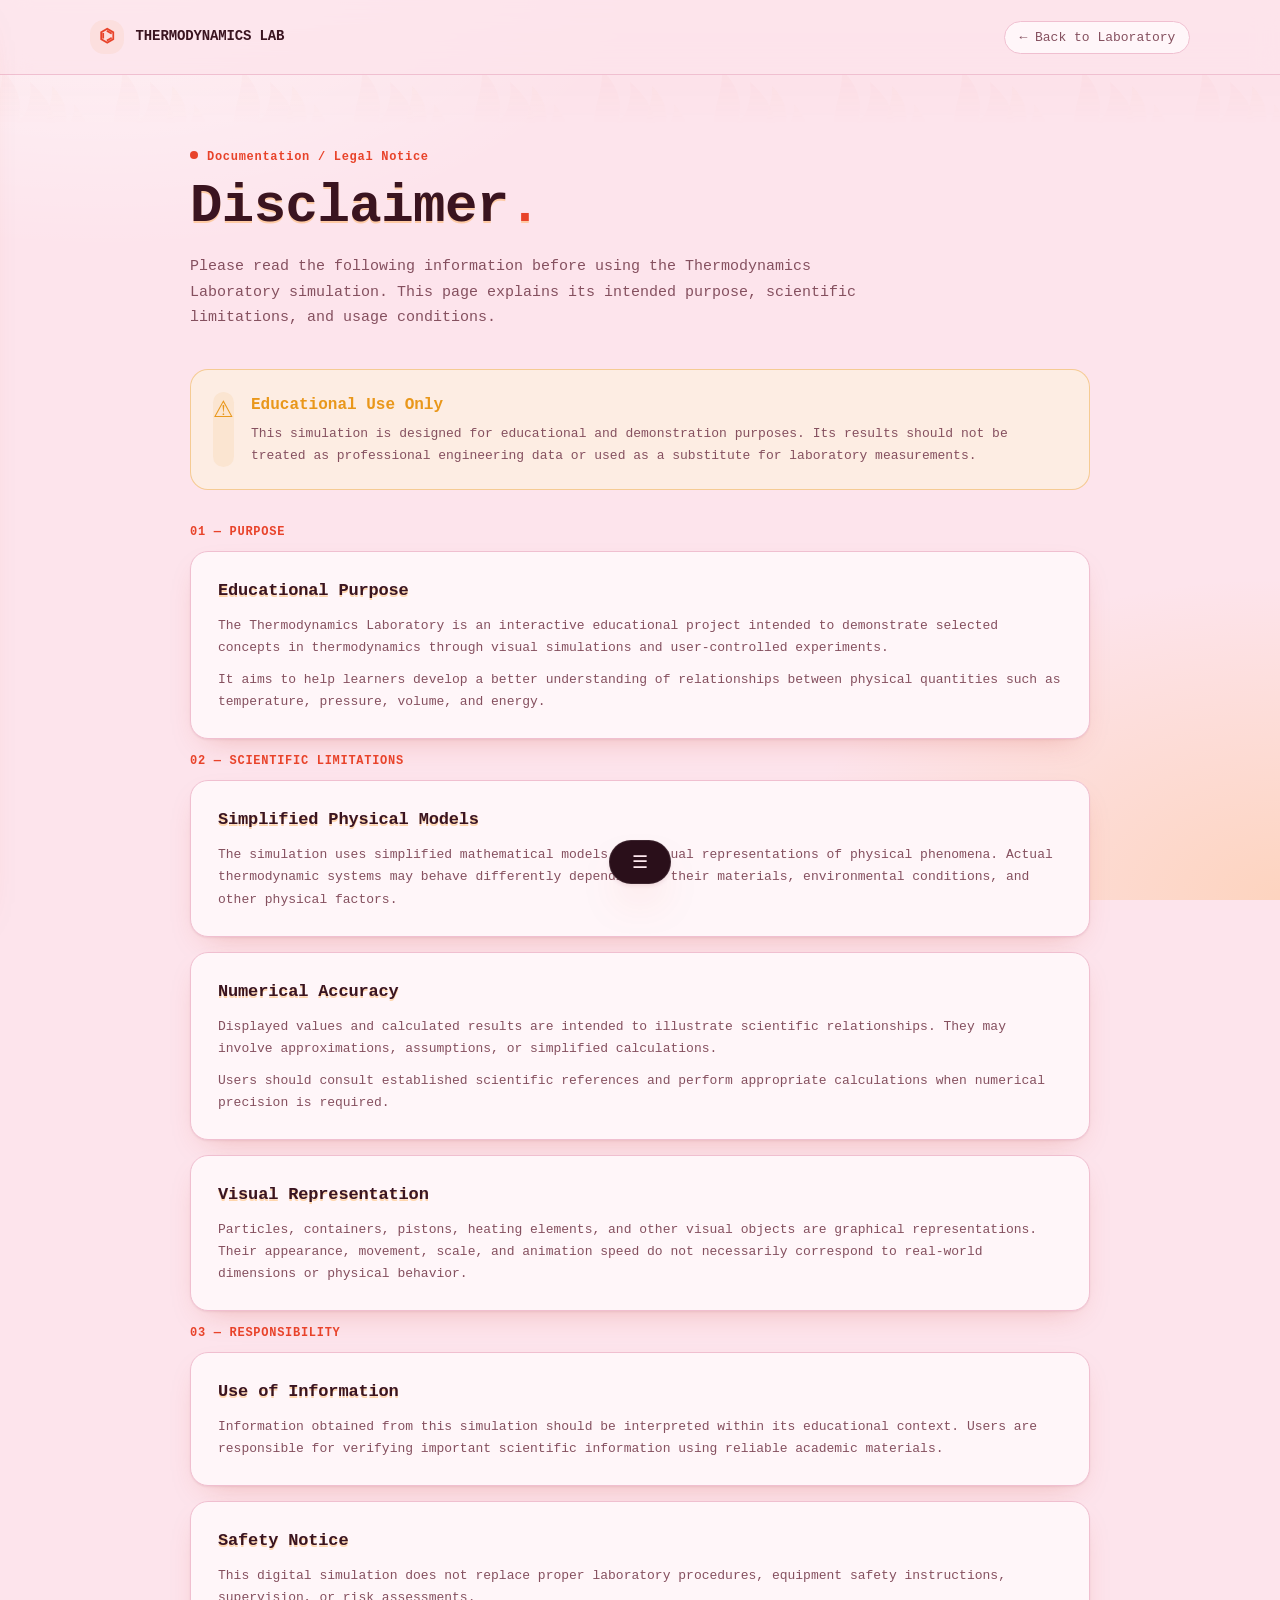
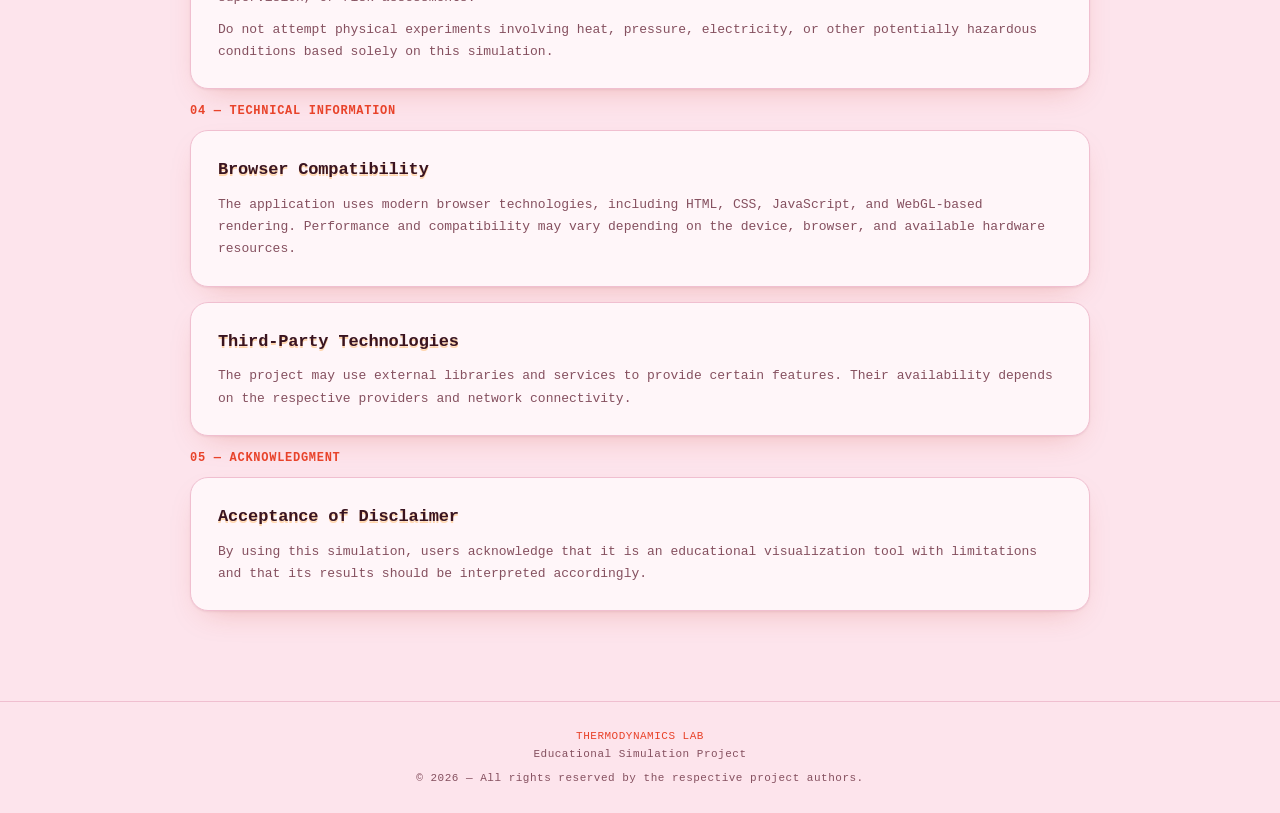
<file: disclaimer.html>
<!DOCTYPE html>
<html lang="en">
<head>
<meta charset="UTF-8">
<meta name="viewport" content="width=device-width, initial-scale=1.0">
<meta name="theme-color" content="#080d18">

<title>Disclaimer | Thermodynamics Laboratory</title>

<style>
:root {
    --bg: #080d18;
    --panel: rgba(17, 28, 46, 0.78);
    --border: rgba(120, 180, 220, 0.17);
    --text: #e5edf7;
    --muted: #91a3ba;
    --cyan: #55d9f5;
    --blue: #438bff;
    --warning: #f4c66a;
}

* {
    margin: 0;
    padding: 0;
    box-sizing: border-box;
}

body {
    min-height: 100vh;
    background:
        radial-gradient(ellipse at 15% 10%, rgba(30, 100, 180, .17), transparent 45%),
        radial-gradient(ellipse at 85% 70%, rgba(0, 180, 210, .09), transparent 40%),
        linear-gradient(145deg, #080d18, #0b1423 55%, #080d18);
    color: var(--text);
    font-family: "Segoe UI", Arial, sans-serif;
    line-height: 1.7;
    overflow-x: hidden;
}

/* Background grid */

body::before {
    content: "";
    position: fixed;
    inset: 0;
    pointer-events: none;
    opacity: .13;
    background-image:
        linear-gradient(rgba(110, 180, 220, .12) 1px, transparent 1px),
        linear-gradient(90deg, rgba(110, 180, 220, .12) 1px, transparent 1px);
    background-size: 42px 42px;
    mask-image: linear-gradient(to bottom, black, transparent 85%);
}

/* Navigation */

nav {
    position: relative;
    z-index: 2;
    display: flex;
    align-items: center;
    justify-content: space-between;
    padding: 20px 7%;
    border-bottom: 1px solid var(--border);
    background: rgba(8, 13, 24, .7);
    backdrop-filter: blur(16px);
}

.brand {
    display: flex;
    align-items: center;
    gap: 12px;
    font-size: 14px;
    font-weight: 700;
    letter-spacing: 1.5px;
}

.brand-icon {
    width: 34px;
    height: 34px;
    display: grid;
    place-items: center;
    border: 1px solid rgba(85, 217, 245, .4);
    border-radius: 9px;
    color: var(--cyan);
    background: rgba(85, 217, 245, .08);
    font-size: 18px;
}

.home-link {
    color: var(--muted);
    text-decoration: none;
    font-size: 13px;
    border: 1px solid var(--border);
    border-radius: 8px;
    padding: 8px 14px;
    transition: .2s;
}

.home-link:hover {
    color: var(--cyan);
    border-color: var(--cyan);
    background: rgba(85, 217, 245, .07);
}

/* Main content */

main {
    width: min(900px, 88%);
    margin: 75px auto 90px;
    position: relative;
    z-index: 1;
}

.eyebrow {
    color: var(--cyan);
    font-size: 11px;
    font-weight: 700;
    letter-spacing: 3px;
    text-transform: uppercase;
    margin-bottom: 14px;
}

h1 {
    font-size: clamp(34px, 6vw, 54px);
    line-height: 1.15;
    letter-spacing: -1.5px;
    margin-bottom: 18px;
}

h1 span {
    color: var(--cyan);
}

.intro {
    max-width: 680px;
    color: var(--muted);
    font-size: 15px;
    margin-bottom: 38px;
}

/* Notice */

.notice {
    display: flex;
    gap: 17px;
    padding: 22px;
    margin-bottom: 35px;
    border: 1px solid rgba(244, 198, 106, .3);
    border-radius: 14px;
    background: rgba(244, 198, 106, .055);
}

.notice-icon {
    color: var(--warning);
    font-size: 23px;
}

.notice strong {
    display: block;
    color: var(--warning);
    margin-bottom: 4px;
}

.notice p {
    color: #c6c5b8;
    font-size: 13px;
}

/* Content cards */

.section-label {
    color: var(--cyan);
    font-size: 10px;
    font-weight: 700;
    letter-spacing: 2px;
    margin-bottom: 12px;
}

.content-card {
    padding: 25px 27px;
    margin-bottom: 15px;
    background: var(--panel);
    border: 1px solid var(--border);
    border-radius: 13px;
    backdrop-filter: blur(12px);
    transition: border-color .2s, transform .2s;
}

.content-card:hover {
    border-color: rgba(85, 217, 245, .38);
    transform: translateY(-2px);
}

.content-card h2 {
    font-size: 17px;
    margin-bottom: 9px;
    font-weight: 650;
}

.content-card p {
    color: var(--muted);
    font-size: 13px;
}

.content-card ul {
    margin: 12px 0 0 20px;
    color: var(--muted);
    font-size: 13px;
}

.content-card li {
    padding: 3px 0;
}

footer {
    position: relative;
    z-index: 1;
    text-align: center;
    padding: 25px 15px;
    border-top: 1px solid var(--border);
    color: #63758b;
    font-size: 11px;
    letter-spacing: .5px;
}

footer span {
    color: var(--cyan);
}

/* Mobile */

@media (max-width: 600px) {
    nav {
        padding: 16px 6%;
    }

    .brand {
        font-size: 11px;
        letter-spacing: 1px;
    }

    main {
        width: 88%;
        margin: 50px auto 65px;
    }

    .content-card {
        padding: 20px;
    }

    .notice {
        padding: 17px;
    }
}
</style>
    <link rel="stylesheet" href="navigation.css">
<link rel="stylesheet" href="extras.css">
</head>

<body>

<nav>
    <div class="brand">
        <div class="brand-icon">⌬</div>
        <span>THERMODYNAMICS LAB</span>
    </div>

    <a class="home-link" href="index.html">
        ← Back to Laboratory
    </a>
</nav>

<main>

    <div class="eyebrow">Documentation / Legal Notice</div>

    <h1>Disclaimer<span>.</span></h1>

    <p class="intro">
        Please read the following information before using the
        Thermodynamics Laboratory simulation. This page explains
        its intended purpose, scientific limitations, and usage
        conditions.
    </p>

    <div class="notice">
        <div class="notice-icon">⚠</div>
        <div>
            <strong>Educational Use Only</strong>
            <p>
                This simulation is designed for educational and
                demonstration purposes. Its results should not be
                treated as professional engineering data or used
                as a substitute for laboratory measurements.
            </p>
        </div>
    </div>

    <div class="section-label">01 — PURPOSE</div>

    <section class="content-card">
        <h2>Educational Purpose</h2>
        <p>
            The Thermodynamics Laboratory is an interactive
            educational project intended to demonstrate selected
            concepts in thermodynamics through visual simulations
            and user-controlled experiments.
        </p>
        <p style="margin-top:10px">
            It aims to help learners develop a better understanding
            of relationships between physical quantities such as
            temperature, pressure, volume, and energy.
        </p>
    </section>

    <div class="section-label">02 — SCIENTIFIC LIMITATIONS</div>

    <section class="content-card">
        <h2>Simplified Physical Models</h2>
        <p>
            The simulation uses simplified mathematical models
            and visual representations of physical phenomena.
            Actual thermodynamic systems may behave differently
            depending on their materials, environmental conditions,
            and other physical factors.
        </p>
    </section>

    <section class="content-card">
        <h2>Numerical Accuracy</h2>
        <p>
            Displayed values and calculated results are intended
            to illustrate scientific relationships. They may
            involve approximations, assumptions, or simplified
            calculations.
        </p>
        <p style="margin-top:10px">
            Users should consult established scientific references
            and perform appropriate calculations when numerical
            precision is required.
        </p>
    </section>

    <section class="content-card">
        <h2>Visual Representation</h2>
        <p>
            Particles, containers, pistons, heating elements,
            and other visual objects are graphical representations.
            Their appearance, movement, scale, and animation speed
            do not necessarily correspond to real-world dimensions
            or physical behavior.
        </p>
    </section>

    <div class="section-label">03 — RESPONSIBILITY</div>

    <section class="content-card">
        <h2>Use of Information</h2>
        <p>
            Information obtained from this simulation should be
            interpreted within its educational context. Users are
            responsible for verifying important scientific
            information using reliable academic materials.
        </p>
    </section>

    <section class="content-card">
        <h2>Safety Notice</h2>
        <p>
            This digital simulation does not replace proper
            laboratory procedures, equipment safety instructions,
            supervision, or risk assessments.
        </p>
        <p style="margin-top:10px">
            Do not attempt physical experiments involving heat,
            pressure, electricity, or other potentially hazardous
            conditions based solely on this simulation.
        </p>
    </section>

    <div class="section-label">04 — TECHNICAL INFORMATION</div>

    <section class="content-card">
        <h2>Browser Compatibility</h2>
        <p>
            The application uses modern browser technologies,
            including HTML, CSS, JavaScript, and WebGL-based
            rendering. Performance and compatibility may vary
            depending on the device, browser, and available
            hardware resources.
        </p>
    </section>

    <section class="content-card">
        <h2>Third-Party Technologies</h2>
        <p>
            The project may use external libraries and services
            to provide certain features. Their availability
            depends on the respective providers and network
            connectivity.
        </p>
    </section>

    <div class="section-label">05 — ACKNOWLEDGMENT</div>

    <section class="content-card">
        <h2>Acceptance of Disclaimer</h2>
        <p>
            By using this simulation, users acknowledge that
            it is an educational visualization tool with
            limitations and that its results should be
            interpreted accordingly.
        </p>
    </section>

</main>

<footer>
    <span>THERMODYNAMICS LAB</span>
    <p>Educational Simulation Project</p>
    <p style="margin-top:5px">
        © 2026 — All rights reserved by the respective project authors.
    </p>
</footer>

    <script src="navigation.js"></script>
<script src="extras.js"></script>
</body>
</html>
</file>
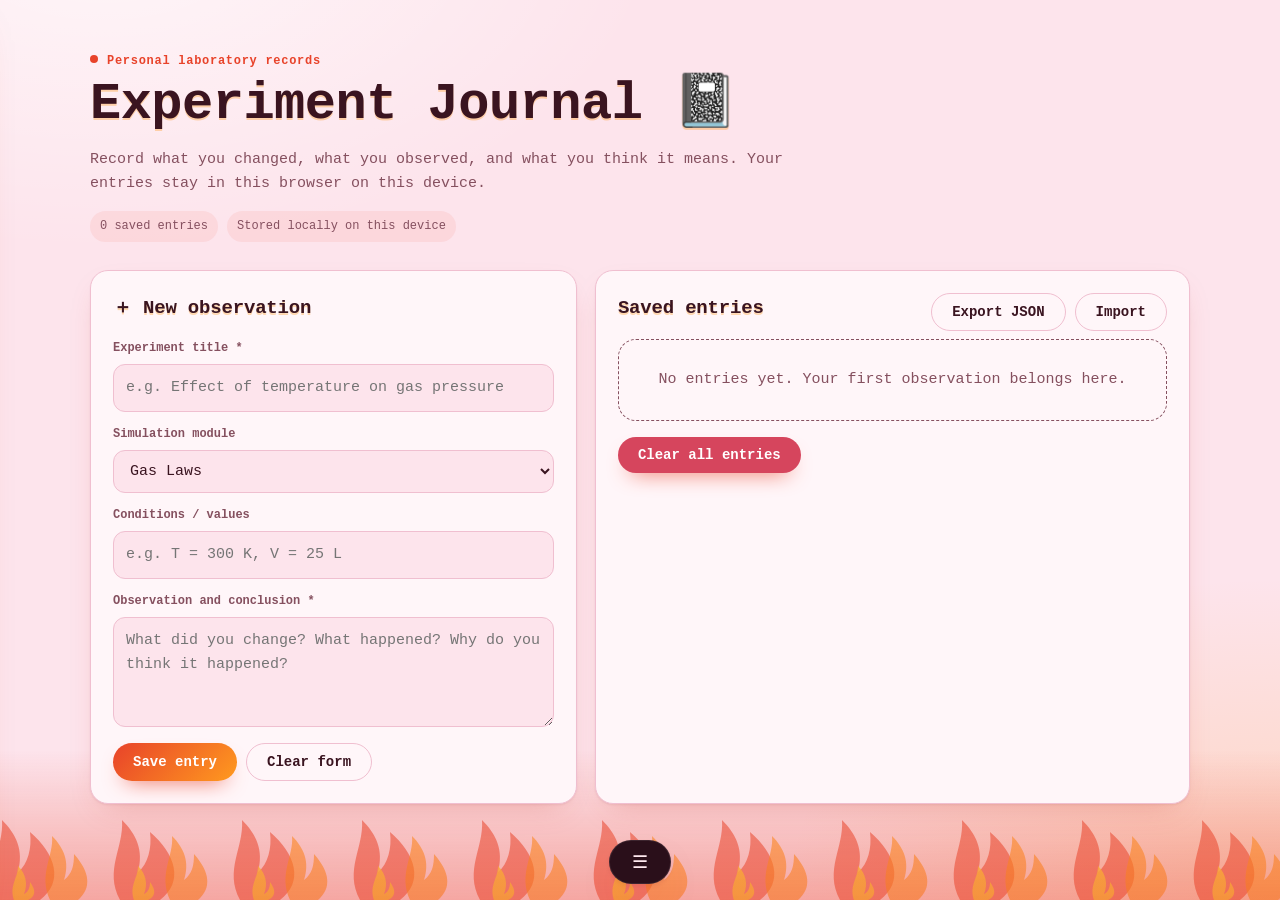
<file: journal.html>
<!DOCTYPE html>
<html lang="en"><head><meta charset="UTF-8"><meta name="viewport" content="width=device-width, initial-scale=1"><meta name="theme-color" content="#080d1c"><title>Experiment Journal | Thermo Lab 3D</title><link rel="stylesheet" href="navigation.css"><link rel="stylesheet" href="extras.css"><style>
*{box-sizing:border-box}body{margin:0;min-height:100vh;background:radial-gradient(circle at 12% 0%,#19365a 0,transparent 35%),#080d1c;color:#eaf1ff;font:15px/1.6 system-ui,sans-serif}.wrap{width:min(1100px,calc(100% - 32px));margin:0 auto;padding:54px 0 80px}.eyebrow{color:#62d4ff;font-size:11px;font-weight:800;letter-spacing:2px;text-transform:uppercase}h1{font-size:clamp(32px,6vw,52px);line-height:1.08;margin:9px 0} .sub{color:#a9bad3;max-width:700px}.layout{display:grid;grid-template-columns:minmax(0, .9fr) minmax(0,1.1fr);gap:18px;margin-top:28px}.panel{background:rgba(18,31,55,.78);border:1px solid #9bb7e326;border-radius:20px;padding:22px;box-shadow:0 16px 45px #0002}.panel h2{margin:0 0 15px;font-size:19px}.field{display:grid;gap:6px;margin:13px 0}.field label{font-size:12px;color:#b8c9e2;font-weight:700}.field input,.field select,.field textarea{width:100%;padding:11px 12px;border-radius:11px;border:1px solid #9bb7e344;background:#0b162b;color:#f0f5ff;font:inherit;outline:none}.field textarea{min-height:110px;resize:vertical}.field input:focus,.field textarea:focus,.field select:focus{border-color:#62d4ff}.actions{display:flex;gap:9px;flex-wrap:wrap;margin-top:16px}.btn{border:1px solid #62d4ff55;border-radius:11px;padding:10px 14px;background:#17405e;color:white;font-weight:750;cursor:pointer}.btn.secondary{background:#111f38;border-color:#9bb7e333}.btn.danger{background:#45202a;border-color:#ff879155}.entries{display:grid;gap:12px}.entry{padding:15px;border-radius:14px;background:#0c1930;border:1px solid #9bb7e322}.entry h3{margin:0;font-size:16px}.entry small{color:#8fa5c4}.entry p{white-space:pre-wrap;color:#c7d5e9;margin:9px 0 0}.entry-top{display:flex;justify-content:space-between;gap:10px;align-items:flex-start}.empty{padding:28px 12px;text-align:center;color:#8fa5c4;border:1px dashed #9bb7e344;border-radius:14px}.metric{display:flex;gap:9px;flex-wrap:wrap;margin-top:15px}.pill{font-size:12px;padding:6px 10px;border-radius:999px;background:#142b46;color:#b9d8ef}@media(max-width:760px){.layout{grid-template-columns:1fr}.wrap{padding-top:35px}.panel{padding:18px}}
</style></head><body><main class="wrap"><div class="eyebrow">Personal laboratory records</div><h1>Experiment Journal <span style="color:#62d4ff">📓</span></h1><p class="sub">Record what you changed, what you observed, and what you think it means. Your entries stay in this browser on this device.</p><div class="metric"><span class="pill" id="entry-count">0 saved entries</span><span class="pill">Stored locally on this device</span></div>
<div class="layout"><section class="panel"><h2>＋ New observation</h2><form id="journal-form"><div class="field"><label for="title">Experiment title *</label><input id="title" maxlength="90" required placeholder="e.g. Effect of temperature on gas pressure"></div><div class="field"><label for="module">Simulation module</label><select id="module"><option value="Gas Laws">Gas Laws</option><option value="Phase Change">Phase Change</option><option value="First Law">First Law</option><option value="Other">Other / General note</option></select></div><div class="field"><label for="conditions">Conditions / values</label><input id="conditions" maxlength="180" placeholder="e.g. T = 300 K, V = 25 L"></div><div class="field"><label for="observation">Observation and conclusion *</label><textarea id="observation" maxlength="3000" required placeholder="What did you change? What happened? Why do you think it happened?"></textarea></div><div class="actions"><button class="btn" type="submit">Save entry</button><button class="btn secondary" type="reset">Clear form</button></div></form></section>
<section class="panel"><div class="entry-top"><h2>Saved entries</h2><div class="actions" style="margin:0"><button class="btn secondary" id="export" type="button">Export JSON</button><button class="btn secondary" id="import" type="button">Import</button><input id="import-file" type="file" accept="application/json,.json" hidden></div></div><div class="entries" id="entries"><div class="empty">No entries yet. Your first observation belongs here.</div></div><div class="actions"><button class="btn danger" id="clear-all" type="button">Clear all entries</button></div></section></div></main>
<script src="navigation.js"></script><script src="extras.js"></script><script>
(()=>{const KEY='thermolab3d_journal_v1',form=document.getElementById('journal-form'),list=document.getElementById('entries'),count=document.getElementById('entry-count');let entries=[];try{entries=JSON.parse(localStorage.getItem(KEY)||'[]');if(!Array.isArray(entries))entries=[]}catch(e){entries=[]}const persist=()=>{localStorage.setItem(KEY,JSON.stringify(entries));render()};const esc=s=>String(s??'').replace(/[&<>"']/g,c=>({'&':'&amp;','<':'&lt;','>':'&gt;','"':'&quot;',"'":'&#39;'}[c]));function render(){count.textContent=entries.length+' saved entr'+(entries.length===1?'y':'ies');if(!entries.length){list.innerHTML='<div class="empty">No entries yet. Your first observation belongs here.</div>';return}list.innerHTML=entries.slice().reverse().map(e=>`<article class="entry"><div class="entry-top"><div><h3>${esc(e.title)}</h3><small>${esc(e.module)} · ${new Date(e.date).toLocaleString()}</small></div><button class="btn danger" data-delete="${e.id}" type="button">Delete</button></div>${e.conditions?`<p><b>Conditions:</b> ${esc(e.conditions)}</p>`:''}<p>${esc(e.observation)}</p></article>`).join('')}
form.addEventListener('submit',e=>{e.preventDefault();const item={id:Date.now().toString(36)+Math.random().toString(36).slice(2,7),date:new Date().toISOString(),title:document.getElementById('title').value.trim(),module:document.getElementById('module').value,conditions:document.getElementById('conditions').value.trim(),observation:document.getElementById('observation').value.trim()};if(!item.title||!item.observation)return;entries.push(item);persist();form.reset();window.ThermoLabExtras?.recordJournal();window.ThermoLabExtras?.toast('Observation saved to your local journal.')});
list.addEventListener('click',e=>{const b=e.target.closest('[data-delete]');if(!b)return;entries=entries.filter(x=>x.id!==b.dataset.delete);persist()});document.getElementById('export').onclick=()=>{const blob=new Blob([JSON.stringify({app:'Thermo Lab 3D',version:1,entries},null,2)],{type:'application/json'});const a=document.createElement('a');a.href=URL.createObjectURL(blob);a.download='thermo-lab-journal.json';a.click();URL.revokeObjectURL(a.href)};document.getElementById('import').onclick=()=>document.getElementById('import-file').click();document.getElementById('import-file').onchange=async e=>{const f=e.target.files[0];if(!f)return;try{const d=JSON.parse(await f.text()),incoming=Array.isArray(d)?d:d.entries;if(!Array.isArray(incoming))throw Error();const known=new Set(entries.map(x=>x.id));incoming.forEach(x=>{if(x&&x.title&&x.observation&&!known.has(x.id)){entries.push({...x,id:x.id||Date.now().toString(36)+Math.random().toString(36).slice(2,5)});}});persist();window.ThermoLabExtras?.toast('Journal import complete.')}catch(_){alert('That file does not look like a valid Thermo Lab journal export.')}e.target.value=''};document.getElementById('clear-all').onclick=()=>{if(entries.length&&confirm('Delete every saved journal entry from this browser? This cannot be undone.')){entries=[];persist()}};render()})();
</script></body></html>
</file>
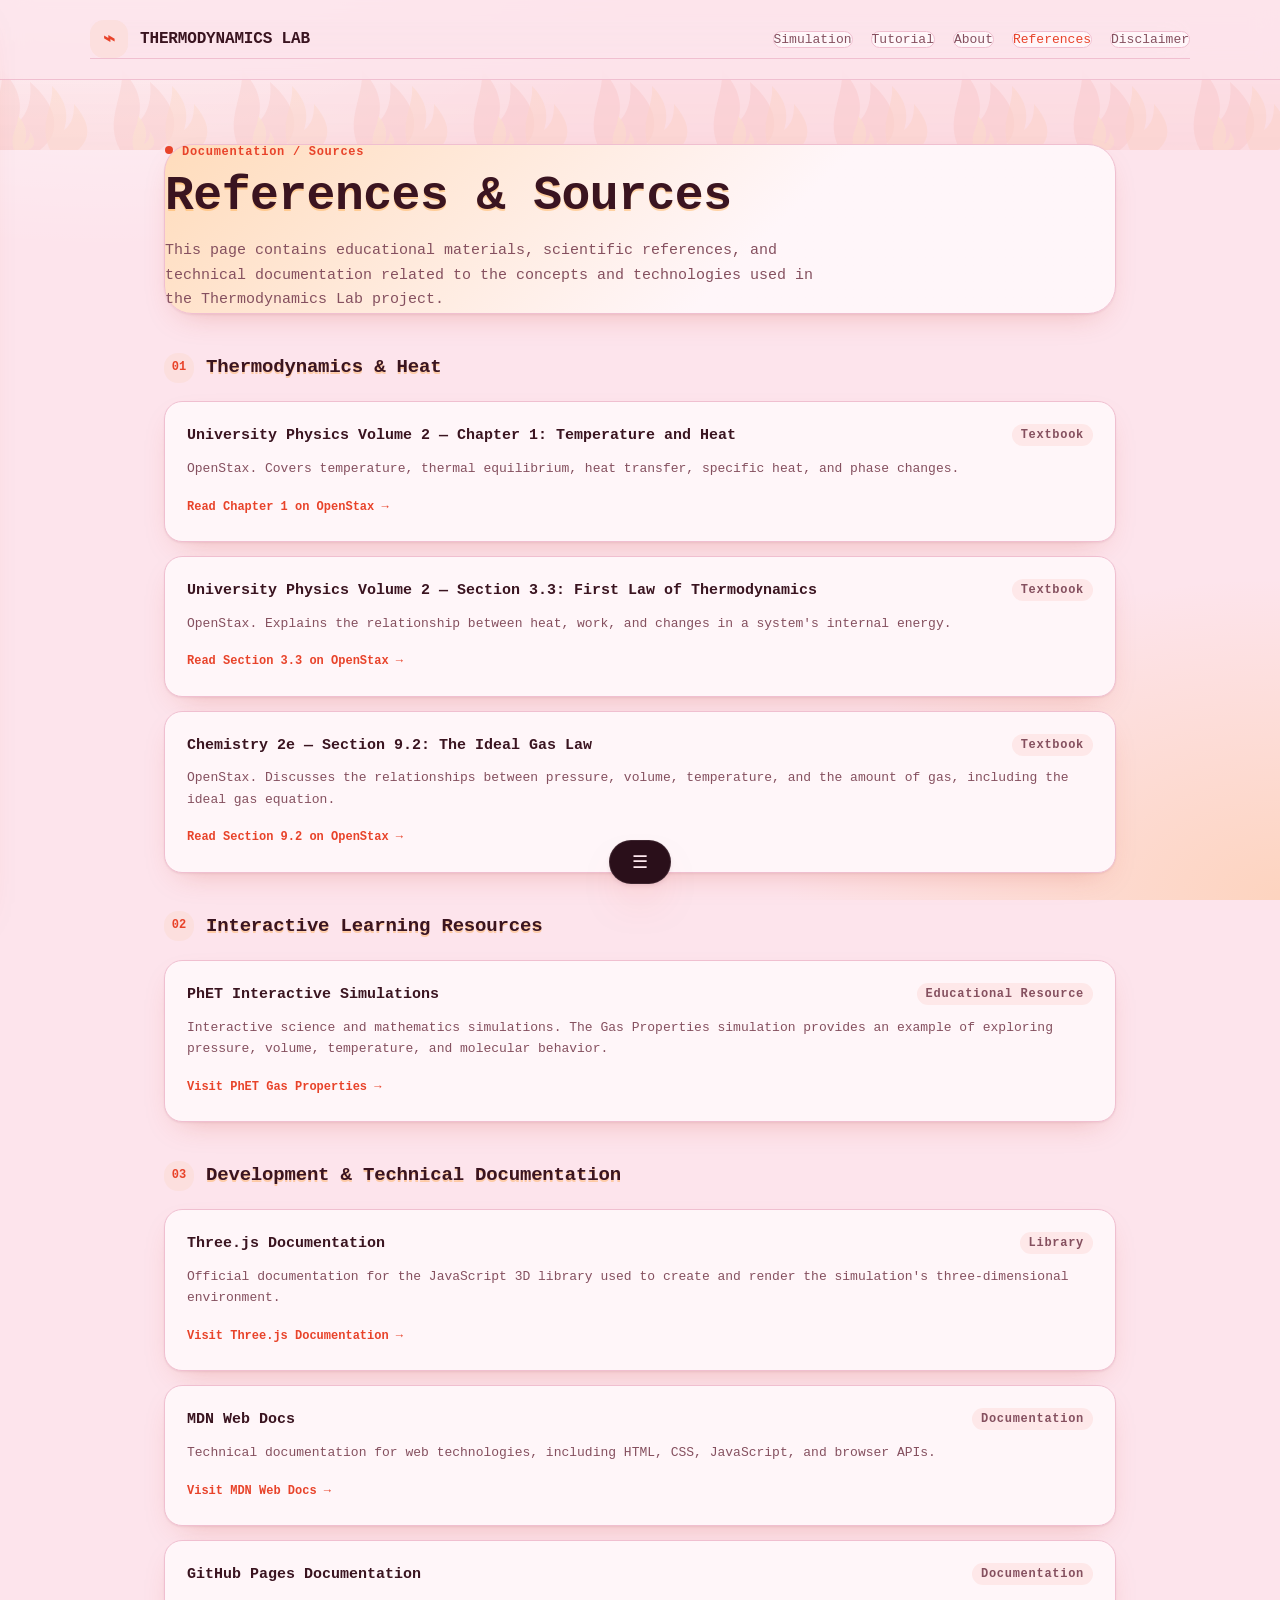
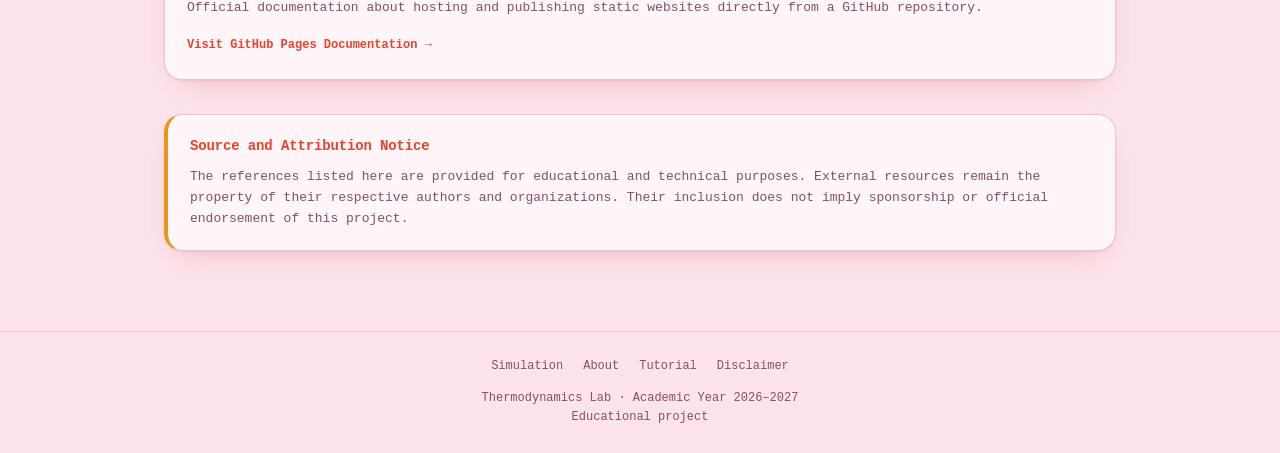
<file: references.html>
<!DOCTYPE html>
<html lang="en">
<head>
<meta charset="UTF-8">
<meta name="viewport" content="width=device-width, initial-scale=1.0">
<meta name="theme-color" content="#080d18">
<title>References | Thermodynamics Lab</title>

<style>
:root {
    --bg: #080d18;
    --panel: rgba(17, 27, 45, .82);
    --panel2: rgba(25, 38, 60, .72);
    --border: rgba(148, 170, 205, .16);
    --text: #e8eef8;
    --muted: #91a2ba;
    --accent: #53c8ff;
    --accent2: #8b8cff;
    --green: #65e6b3;
}

* {
    box-sizing: border-box;
    margin: 0;
    padding: 0;
}

body {
    min-height: 100vh;
    color: var(--text);
    background:
        radial-gradient(circle at 80% 0%, rgba(50, 105, 180, .16), transparent 35%),
        radial-gradient(circle at 10% 30%, rgba(80, 80, 180, .10), transparent 30%),
        var(--bg);
    font-family: Inter, "Segoe UI", Arial, sans-serif;
    line-height: 1.65;
}

body::before {
    content: "";
    position: fixed;
    inset: 0;
    pointer-events: none;
    opacity: .16;
    background-image:
        linear-gradient(rgba(130, 160, 200, .08) 1px, transparent 1px),
        linear-gradient(90deg, rgba(130, 160, 200, .08) 1px, transparent 1px);
    background-size: 42px 42px;
}

a {
    color: inherit;
}

header {
    position: relative;
    z-index: 1;
    padding: 20px 6%;
    border-bottom: 1px solid var(--border);
    background: rgba(8, 13, 24, .72);
    backdrop-filter: blur(16px);
}

.nav {
    max-width: 1100px;
    margin: auto;
    display: flex;
    justify-content: space-between;
    align-items: center;
    gap: 18px;
    flex-wrap: wrap;
}

.brand {
    display: flex;
    align-items: center;
    gap: 12px;
    font-weight: 750;
    letter-spacing: .3px;
}

.brand-icon {
    width: 38px;
    height: 38px;
    display: grid;
    place-items: center;
    border-radius: 12px;
    color: var(--accent);
    background: rgba(83, 200, 255, .12);
    border: 1px solid rgba(83, 200, 255, .25);
    font-size: 20px;
}

.nav-links {
    display: flex;
    flex-wrap: wrap;
    gap: 18px;
}

.nav-links a {
    color: var(--muted);
    text-decoration: none;
    font-size: 13px;
    transition: color .2s;
}

.nav-links a:hover,
.nav-links a.active {
    color: var(--accent);
}

main {
    position: relative;
    z-index: 1;
    max-width: 1000px;
    margin: auto;
    padding: 64px 24px 80px;
}

.hero {
    margin-bottom: 38px;
}

.eyebrow {
    color: var(--accent);
    font-size: 11px;
    font-weight: 800;
    letter-spacing: 2.5px;
    text-transform: uppercase;
    margin-bottom: 12px;
}

h1 {
    font-size: clamp(32px, 6vw, 48px);
    line-height: 1.15;
    letter-spacing: -1.5px;
    margin-bottom: 16px;
}

.hero p {
    max-width: 680px;
    color: var(--muted);
    font-size: 15px;
}

.section {
    margin-top: 38px;
}

.section-heading {
    display: flex;
    align-items: center;
    gap: 12px;
    margin-bottom: 18px;
}

.section-number {
    width: 30px;
    height: 30px;
    display: grid;
    place-items: center;
    border-radius: 9px;
    color: var(--accent);
    background: rgba(83, 200, 255, .1);
    border: 1px solid rgba(83, 200, 255, .2);
    font-size: 12px;
    font-weight: 800;
}

h2 {
    font-size: 19px;
    font-weight: 700;
}

.reference-list {
    display: grid;
    gap: 14px;
}

.reference {
    padding: 22px;
    border: 1px solid var(--border);
    border-radius: 16px;
    background: var(--panel);
    backdrop-filter: blur(12px);
    transition: transform .2s, border-color .2s;
}

.reference:hover {
    transform: translateY(-2px);
    border-color: rgba(83, 200, 255, .4);
}

.ref-top {
    display: flex;
    justify-content: space-between;
    align-items: flex-start;
    gap: 12px;
    margin-bottom: 9px;
}

.ref-title {
    font-size: 15px;
    font-weight: 750;
    color: var(--text);
}

.ref-type {
    flex-shrink: 0;
    padding: 4px 9px;
    border-radius: 20px;
    color: var(--green);
    background: rgba(101, 230, 179, .09);
    border: 1px solid rgba(101, 230, 179, .17);
    font-size: 10px;
    font-weight: 750;
    text-transform: uppercase;
    letter-spacing: .6px;
}

.reference p {
    color: var(--muted);
    font-size: 13px;
    margin-bottom: 13px;
}

.reference a {
    display: inline-block;
    color: var(--accent);
    font-size: 12px;
    font-weight: 650;
    text-decoration: none;
    overflow-wrap: anywhere;
}

.reference a:hover {
    text-decoration: underline;
}

.note {
    margin-top: 34px;
    padding: 20px 22px;
    border-radius: 14px;
    background: var(--panel2);
    border: 1px solid var(--border);
}

.note h3 {
    font-size: 14px;
    margin-bottom: 7px;
    color: var(--accent);
}

.note p {
    font-size: 13px;
    color: var(--muted);
}

footer {
    position: relative;
    z-index: 1;
    padding: 25px 20px;
    text-align: center;
    border-top: 1px solid var(--border);
    color: var(--muted);
    font-size: 12px;
}

.footer-links {
    display: flex;
    justify-content: center;
    flex-wrap: wrap;
    gap: 20px;
    margin-bottom: 12px;
}

.footer-links a {
    color: var(--muted);
    text-decoration: none;
}

.footer-links a:hover {
    color: var(--accent);
}

@media (max-width: 600px) {
    header {
        padding: 16px 5%;
    }

    .nav {
        align-items: flex-start;
        flex-direction: column;
    }

    .nav-links {
        gap: 15px;
    }

    main {
        padding: 46px 17px 60px;
    }

    .reference {
        padding: 18px;
    }

    .ref-top {
        flex-direction: column;
        gap: 7px;
    }
}
</style>
    <link rel="stylesheet" href="navigation.css">
<link rel="stylesheet" href="extras.css">
</head>

<body>

<header>
    <nav class="nav">
        <div class="brand">
            <div class="brand-icon">⌁</div>
            <span>THERMODYNAMICS LAB</span>
        </div>

        <div class="nav-links">
            <a href="index.html">Simulation</a>
            <a href="tutorial.html">Tutorial</a>
            <a href="about.html">About</a>
            <a href="references.html" class="active">References</a>
            <a href="disclaimer.html">Disclaimer</a>
        </div>
    </nav>
</header>

<main>

    <section class="hero">
        <div class="eyebrow">Documentation / Sources</div>
        <h1>References & Sources</h1>
        <p>
            This page contains educational materials, scientific references,
            and technical documentation related to the concepts and technologies
            used in the Thermodynamics Lab project.
        </p>
    </section>

    <section class="section">
        <div class="section-heading">
            <div class="section-number">01</div>
            <h2>Thermodynamics & Heat</h2>
        </div>

        <div class="reference-list">

            <article class="reference">
                <div class="ref-top">
                    <div class="ref-title">
                        University Physics Volume 2 — Chapter 1:
                        Temperature and Heat
                    </div>
                    <span class="ref-type">Textbook</span>
                </div>
                <p>
                    OpenStax. Covers temperature, thermal equilibrium,
                    heat transfer, specific heat, and phase changes.
                </p>
                <a href="https://openstax.org/books/university-physics-volume-2/pages/1-introduction"
                   target="_blank" rel="noopener noreferrer">
                    Read Chapter 1 on OpenStax →
                </a>
            </article>

            <article class="reference">
                <div class="ref-top">
                    <div class="ref-title">
                        University Physics Volume 2 — Section 3.3:
                        First Law of Thermodynamics
                    </div>
                    <span class="ref-type">Textbook</span>
                </div>
                <p>
                    OpenStax. Explains the relationship between heat,
                    work, and changes in a system's internal energy.
                </p>
                <a href="https://openstax.org/books/university-physics-volume-2/pages/3-3-first-law-of-thermodynamics"
                   target="_blank" rel="noopener noreferrer">
                    Read Section 3.3 on OpenStax →
                </a>
            </article>

            <article class="reference">
                <div class="ref-top">
                    <div class="ref-title">
                        Chemistry 2e — Section 9.2:
                        The Ideal Gas Law
                    </div>
                    <span class="ref-type">Textbook</span>
                </div>
                <p>
                    OpenStax. Discusses the relationships between pressure,
                    volume, temperature, and the amount of gas, including
                    the ideal gas equation.
                </p>
                <a href="https://openstax.org/books/chemistry-2e/pages/9-2-relating-pressure-volume-amount-and-temperature-the-ideal-gas-law"
                   target="_blank" rel="noopener noreferrer">
                    Read Section 9.2 on OpenStax →
                </a>
            </article>

        </div>
    </section>

    <section class="section">
        <div class="section-heading">
            <div class="section-number">02</div>
            <h2>Interactive Learning Resources</h2>
        </div>

        <div class="reference-list">

            <article class="reference">
                <div class="ref-top">
                    <div class="ref-title">
                        PhET Interactive Simulations
                    </div>
                    <span class="ref-type">Educational Resource</span>
                </div>
                <p>
                    Interactive science and mathematics simulations.
                    The Gas Properties simulation provides an example
                    of exploring pressure, volume, temperature, and
                    molecular behavior.
                </p>
                <a href="https://phet.colorado.edu/en/simulations/gas-properties"
                   target="_blank" rel="noopener noreferrer">
                    Visit PhET Gas Properties →
                </a>
            </article>

        </div>
    </section>

    <section class="section">
        <div class="section-heading">
            <div class="section-number">03</div>
            <h2>Development & Technical Documentation</h2>
        </div>

        <div class="reference-list">

            <article class="reference">
                <div class="ref-top">
                    <div class="ref-title">
                        Three.js Documentation
                    </div>
                    <span class="ref-type">Library</span>
                </div>
                <p>
                    Official documentation for the JavaScript 3D library
                    used to create and render the simulation's three-dimensional
                    environment.
                </p>
                <a href="https://threejs.org/docs/"
                   target="_blank" rel="noopener noreferrer">
                    Visit Three.js Documentation →
                </a>
            </article>

            <article class="reference">
                <div class="ref-top">
                    <div class="ref-title">
                        MDN Web Docs
                    </div>
                    <span class="ref-type">Documentation</span>
                </div>
                <p>
                    Technical documentation for web technologies,
                    including HTML, CSS, JavaScript, and browser APIs.
                </p>
                <a href="https://developer.mozilla.org/en-US/docs/Web"
                   target="_blank" rel="noopener noreferrer">
                    Visit MDN Web Docs →
                </a>
            </article>

            <article class="reference">
                <div class="ref-top">
                    <div class="ref-title">
                        GitHub Pages Documentation
                    </div>
                    <span class="ref-type">Documentation</span>
                </div>
                <p>
                    Official documentation about hosting and publishing
                    static websites directly from a GitHub repository.
                </p>
                <a href="https://docs.github.com/en/pages"
                   target="_blank" rel="noopener noreferrer">
                    Visit GitHub Pages Documentation →
                </a>
            </article>

        </div>
    </section>

    <div class="note">
        <h3>Source and Attribution Notice</h3>
        <p>
            The references listed here are provided for educational
            and technical purposes. External resources remain the
            property of their respective authors and organizations.
            Their inclusion does not imply sponsorship or official
            endorsement of this project.
        </p>
    </div>

</main>

<footer>
    <div class="footer-links">
        <a href="index.html">Simulation</a>
        <a href="about.html">About</a>
        <a href="tutorial.html">Tutorial</a>
        <a href="disclaimer.html">Disclaimer</a>
    </div>

    <p>Thermodynamics Lab · Academic Year 2026–2027</p>
    <p>Educational project</p>
</footer>

    <script src="navigation.js"></script>
<script src="extras.js"></script>
</body>
</html>
</file>
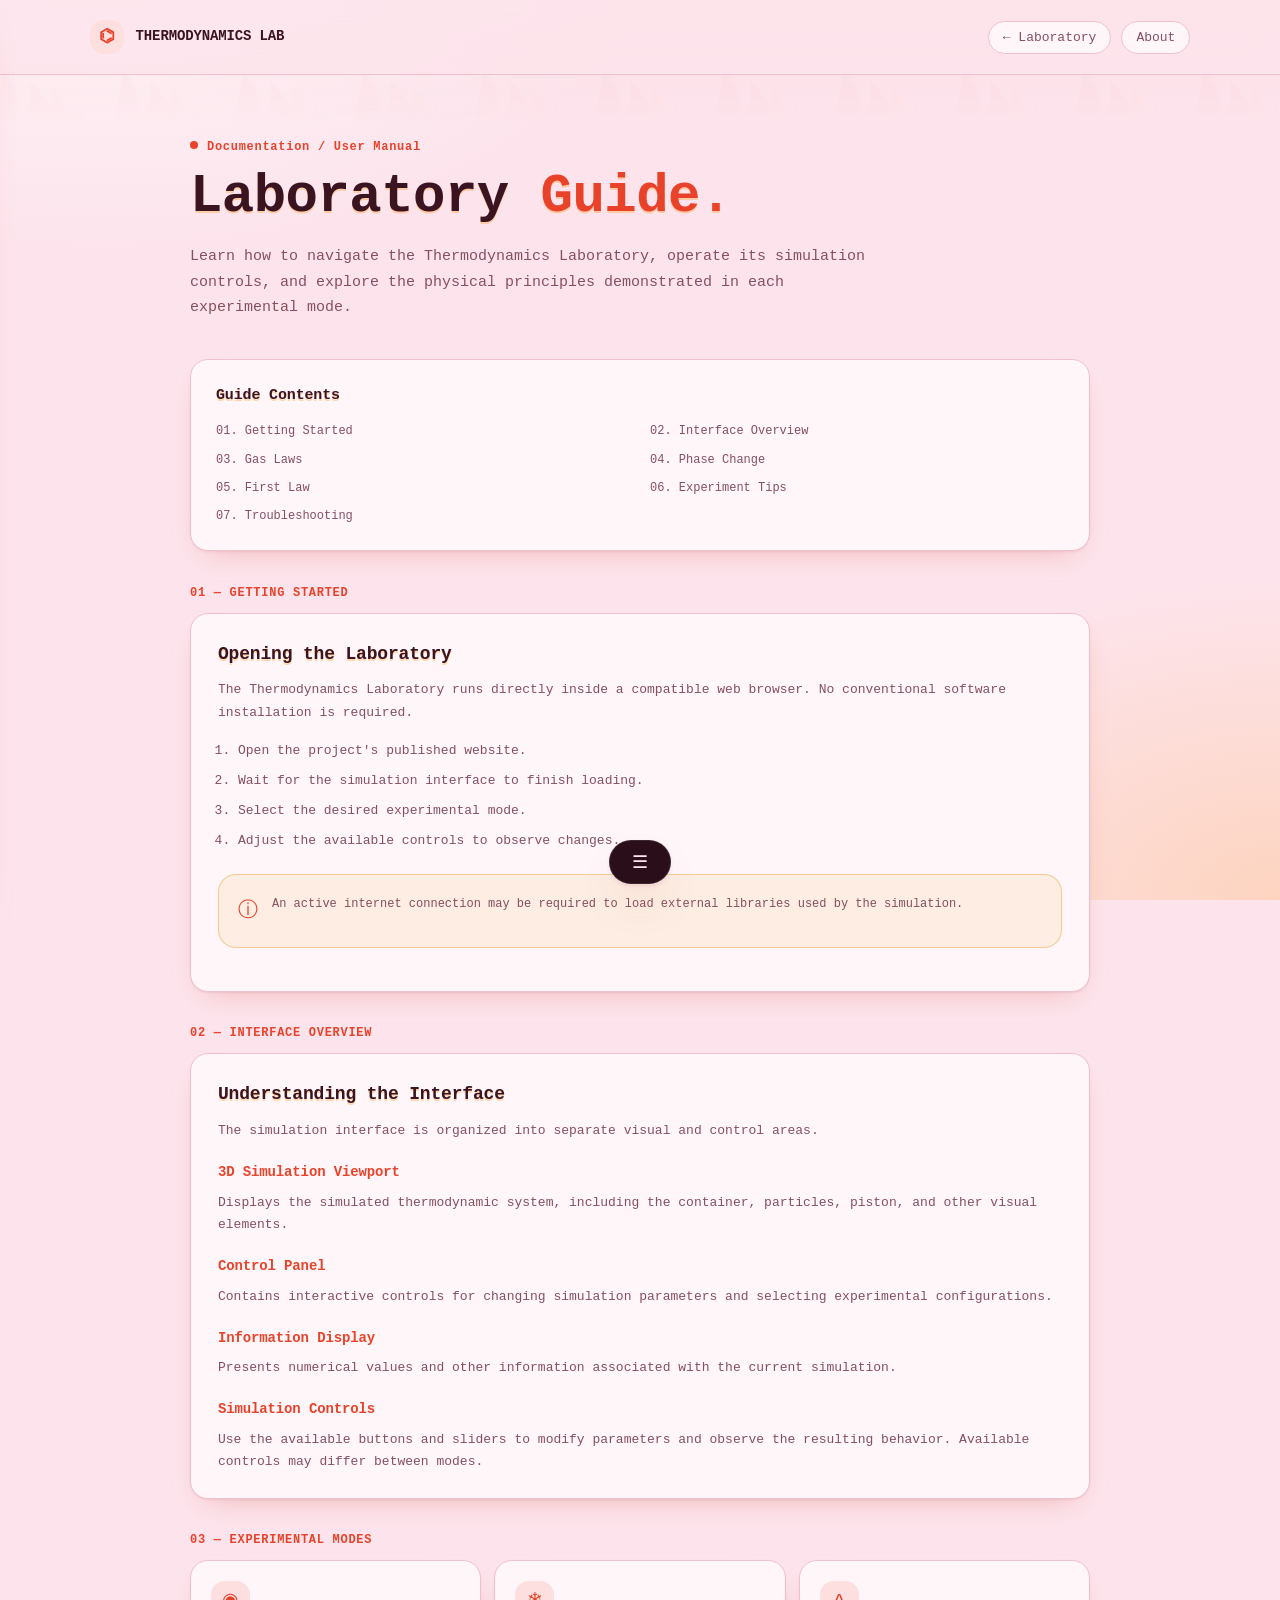
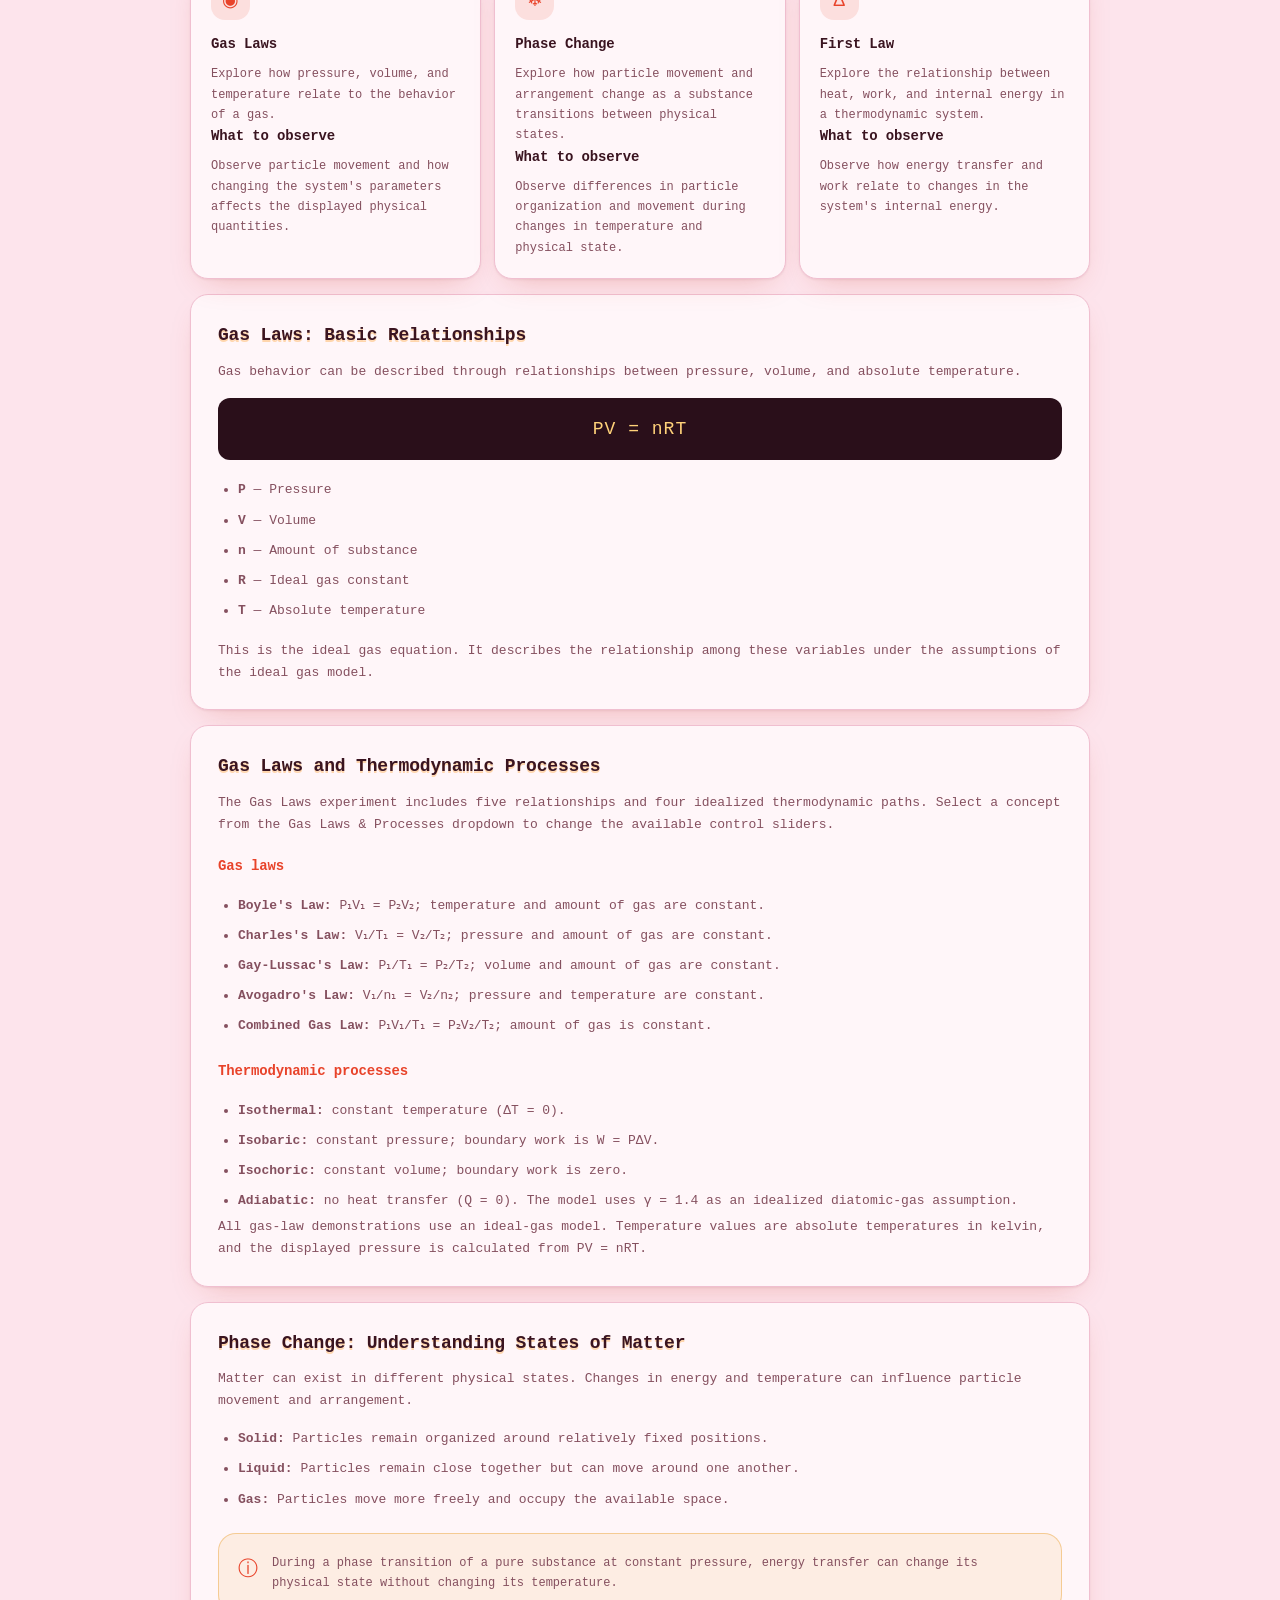
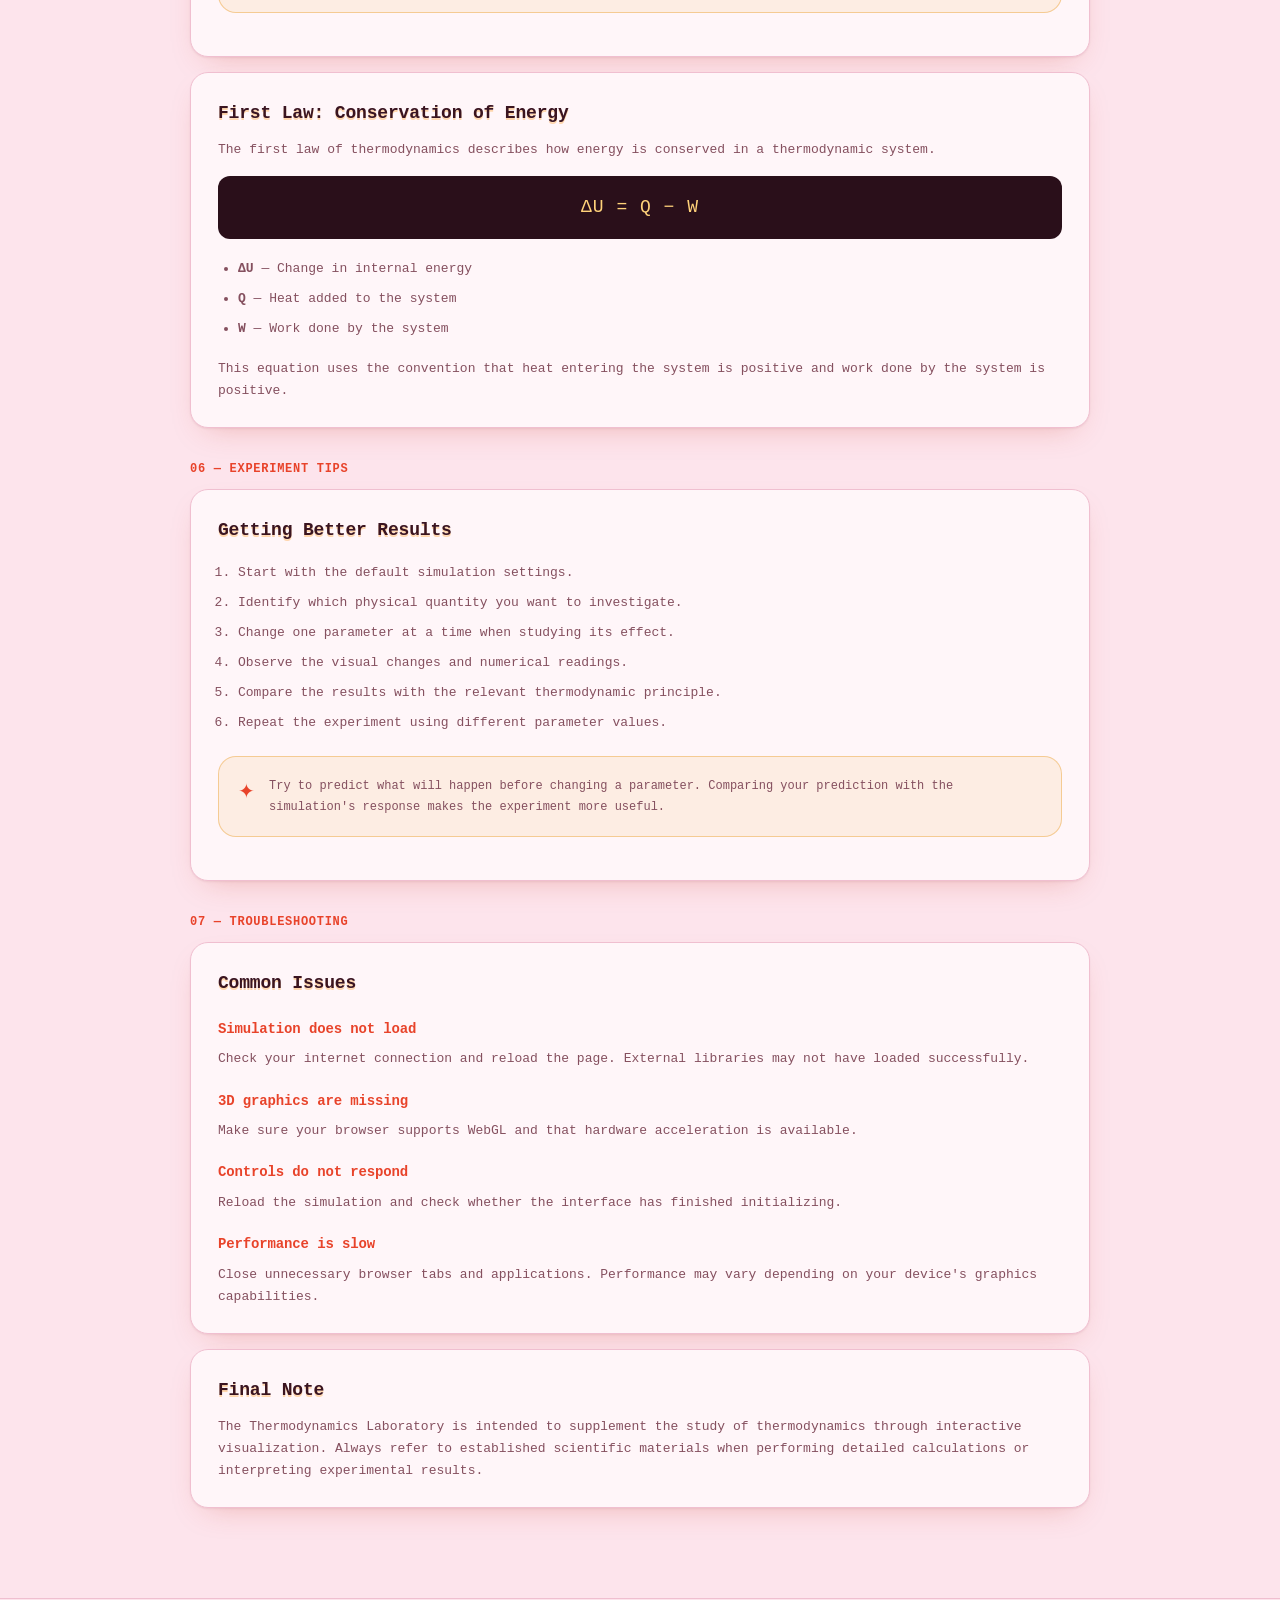
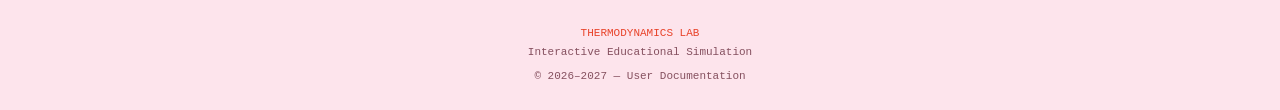
<file: tutorial.html>
<!DOCTYPE html>
<html lang="en">
<head>
<meta charset="UTF-8">
<meta name="viewport" content="width=device-width, initial-scale=1.0">
<meta name="theme-color" content="#080d18">

<title>User Guide | Thermodynamics Laboratory</title>

<style>
:root {
    --bg: #080d18;
    --panel: rgba(17, 28, 46, 0.78);
    --border: rgba(120, 180, 220, 0.17);
    --text: #e5edf7;
    --muted: #91a3ba;
    --cyan: #55d9f5;
    --blue: #438bff;
    --green: #62e6b0;
}

* {
    margin: 0;
    padding: 0;
    box-sizing: border-box;
}

html {
    scroll-behavior: smooth;
}

body {
    min-height: 100vh;
    background:
        radial-gradient(ellipse at 15% 10%, rgba(30, 100, 180, .17), transparent 45%),
        radial-gradient(ellipse at 85% 70%, rgba(0, 180, 210, .09), transparent 40%),
        linear-gradient(145deg, #080d18, #0b1423 55%, #080d18);
    color: var(--text);
    font-family: "Segoe UI", Arial, sans-serif;
    line-height: 1.7;
    overflow-x: hidden;
}

body::before {
    content: "";
    position: fixed;
    inset: 0;
    pointer-events: none;
    opacity: .13;
    background-image:
        linear-gradient(rgba(110, 180, 220, .12) 1px, transparent 1px),
        linear-gradient(90deg, rgba(110, 180, 220, .12) 1px, transparent 1px);
    background-size: 42px 42px;
    mask-image: linear-gradient(to bottom, black, transparent 85%);
}

/* NAVIGATION */

nav {
    position: relative;
    z-index: 2;
    display: flex;
    align-items: center;
    justify-content: space-between;
    padding: 20px 7%;
    border-bottom: 1px solid var(--border);
    background: rgba(8, 13, 24, .7);
    backdrop-filter: blur(16px);
}

.brand {
    display: flex;
    align-items: center;
    gap: 12px;
    font-size: 14px;
    font-weight: 700;
    letter-spacing: 1.5px;
}

.brand-icon {
    width: 34px;
    height: 34px;
    display: grid;
    place-items: center;
    border: 1px solid rgba(85, 217, 245, .4);
    border-radius: 9px;
    color: var(--cyan);
    background: rgba(85, 217, 245, .08);
    font-size: 18px;
}

.nav-links {
    display: flex;
    gap: 10px;
}

.nav-links a {
    color: var(--muted);
    text-decoration: none;
    font-size: 13px;
    border: 1px solid var(--border);
    border-radius: 8px;
    padding: 8px 14px;
    transition: .2s;
}

.nav-links a:hover {
    color: var(--cyan);
    border-color: var(--cyan);
    background: rgba(85, 217, 245, .07);
}

/* MAIN */

main {
    width: min(900px, 88%);
    margin: 65px auto 90px;
    position: relative;
    z-index: 1;
}

.eyebrow {
    color: var(--cyan);
    font-size: 11px;
    font-weight: 700;
    letter-spacing: 3px;
    text-transform: uppercase;
    margin-bottom: 14px;
}

h1 {
    font-size: clamp(34px, 6vw, 54px);
    line-height: 1.15;
    letter-spacing: -1.5px;
    margin-bottom: 18px;
}

h1 span {
    color: var(--cyan);
}

.intro {
    max-width: 680px;
    color: var(--muted);
    font-size: 15px;
    margin-bottom: 38px;
}

.section-label {
    color: var(--cyan);
    font-size: 10px;
    font-weight: 700;
    letter-spacing: 2px;
    margin: 34px 0 13px;
}

/* TABLE OF CONTENTS */

.contents {
    padding: 23px 25px;
    background: var(--panel);
    border: 1px solid var(--border);
    border-radius: 13px;
    margin-bottom: 35px;
}

.contents h2 {
    font-size: 15px;
    margin-bottom: 13px;
}

.contents-grid {
    display: grid;
    grid-template-columns: repeat(2, 1fr);
    gap: 8px 20px;
}

.contents a {
    color: var(--muted);
    font-size: 12px;
    text-decoration: none;
    transition: .2s;
}

.contents a:hover {
    color: var(--cyan);
}

/* CONTENT CARDS */

.card {
    padding: 25px 27px;
    margin-bottom: 15px;
    background: var(--panel);
    border: 1px solid var(--border);
    border-radius: 13px;
    backdrop-filter: blur(12px);
    transition: border-color .2s;
    scroll-margin-top: 25px;
}

.card:hover {
    border-color: rgba(85, 217, 245, .35);
}

.card h2 {
    font-size: 18px;
    margin-bottom: 10px;
}

.card h3 {
    font-size: 14px;
    margin: 19px 0 7px;
    color: var(--cyan);
}

.card p {
    color: var(--muted);
    font-size: 13px;
}

.card ul,
.card ol {
    margin: 12px 0 0 20px;
    color: var(--muted);
    font-size: 13px;
}

.card li {
    padding: 4px 0;
}

.step-number {
    display: inline-grid;
    place-items: center;
    width: 25px;
    height: 25px;
    margin-right: 7px;
    border-radius: 7px;
    background: rgba(85, 217, 245, .1);
    border: 1px solid rgba(85, 217, 245, .2);
    color: var(--cyan);
    font-size: 11px;
    font-weight: 700;
}

/* MODE CARDS */

.mode-grid {
    display: grid;
    grid-template-columns: repeat(3, 1fr);
    gap: 13px;
}

.mode {
    padding: 20px;
    background: var(--panel);
    border: 1px solid var(--border);
    border-radius: 12px;
}

.mode-icon {
    display: grid;
    place-items: center;
    width: 39px;
    height: 39px;
    margin-bottom: 13px;
    color: var(--cyan);
    background: rgba(85, 217, 245, .09);
    border: 1px solid rgba(85, 217, 245, .2);
    border-radius: 10px;
    font-size: 19px;
}

.mode h3 {
    font-size: 14px;
    margin-bottom: 7px;
}

.mode p {
    font-size: 12px;
    color: var(--muted);
}

/* CALLOUT */

.callout {
    display: flex;
    gap: 14px;
    padding: 19px;
    margin: 18px 0;
    background: rgba(85, 217, 245, .055);
    border: 1px solid rgba(85, 217, 245, .2);
    border-radius: 11px;
}

.callout-icon {
    color: var(--cyan);
    font-size: 20px;
}

.callout p {
    font-size: 12px;
}

/* FORMULA */

.formula {
    padding: 16px;
    margin: 15px 0;
    text-align: center;
    background: rgba(5, 12, 24, .55);
    border: 1px solid var(--border);
    border-radius: 9px;
    color: var(--cyan);
    font-family: "Courier New", monospace;
    font-size: 18px;
    letter-spacing: 1px;
}

/* FOOTER */

footer {
    position: relative;
    z-index: 1;
    text-align: center;
    padding: 25px 15px;
    border-top: 1px solid var(--border);
    color: #63758b;
    font-size: 11px;
}

footer span {
    color: var(--cyan);
}

/* MOBILE */

@media (max-width: 650px) {
    nav {
        padding: 16px 6%;
    }

    .brand {
        font-size: 10px;
        letter-spacing: 1px;
    }

    .nav-links {
        gap: 5px;
    }

    .nav-links a {
        font-size: 10px;
        padding: 7px 8px;
    }

    main {
        width: 88%;
        margin: 48px auto 65px;
    }

    .mode-grid {
        grid-template-columns: 1fr;
    }

    .card {
        padding: 20px;
    }

    .contents-grid {
        grid-template-columns: 1fr;
    }

    .formula {
        font-size: 15px;
    }
}
</style>
    <link rel="stylesheet" href="navigation.css">
<link rel="stylesheet" href="extras.css">
</head>

<body>

<nav>
    <div class="brand">
        <div class="brand-icon">⌬</div>
        <span>THERMODYNAMICS LAB</span>
    </div>

    <div class="nav-links">
        <a href="index.html">← Laboratory</a>
        <a href="about.html">About</a>
    </div>
</nav>

<main>

    <div class="eyebrow">Documentation / User Manual</div>

    <h1>Laboratory <span>Guide.</span></h1>

    <p class="intro">
        Learn how to navigate the Thermodynamics Laboratory,
        operate its simulation controls, and explore the
        physical principles demonstrated in each experimental mode.
    </p>

    <!-- CONTENTS -->

    <div class="contents">
        <h2>Guide Contents</h2>

        <div class="contents-grid">
            <a href="#getting-started">01. Getting Started</a>
            <a href="#interface">02. Interface Overview</a>
            <a href="#gas-laws">03. Gas Laws</a>
            <a href="#phase-change">04. Phase Change</a>
            <a href="#first-law">05. First Law</a>
            <a href="#experiments">06. Experiment Tips</a>
            <a href="#troubleshooting">07. Troubleshooting</a>
        </div>
    </div>

    <!-- GETTING STARTED -->

    <div class="section-label" id="getting-started">
        01 — GETTING STARTED
    </div>

    <section class="card">
        <h2>Opening the Laboratory</h2>

        <p>
            The Thermodynamics Laboratory runs directly inside
            a compatible web browser. No conventional software
            installation is required.
        </p>

        <ol>
            <li>Open the project's published website.</li>
            <li>Wait for the simulation interface to finish loading.</li>
            <li>Select the desired experimental mode.</li>
            <li>Adjust the available controls to observe changes.</li>
        </ol>

        <div class="callout">
            <div class="callout-icon">ⓘ</div>
            <p>
                An active internet connection may be required
                to load external libraries used by the simulation.
            </p>
        </div>
    </section>

    <!-- INTERFACE -->

    <div class="section-label" id="interface">
        02 — INTERFACE OVERVIEW
    </div>

    <section class="card">
        <h2>Understanding the Interface</h2>

        <p>
            The simulation interface is organized into separate
            visual and control areas.
        </p>

        <h3>3D Simulation Viewport</h3>
        <p>
            Displays the simulated thermodynamic system,
            including the container, particles, piston,
            and other visual elements.
        </p>

        <h3>Control Panel</h3>
        <p>
            Contains interactive controls for changing
            simulation parameters and selecting experimental
            configurations.
        </p>

        <h3>Information Display</h3>
        <p>
            Presents numerical values and other information
            associated with the current simulation.
        </p>

        <h3>Simulation Controls</h3>
        <p>
            Use the available buttons and sliders to modify
            parameters and observe the resulting behavior.
            Available controls may differ between modes.
        </p>
    </section>

    <!-- MODES -->

    <div class="section-label">03 — EXPERIMENTAL MODES</div>

    <div class="mode-grid">

        <div class="mode" id="gas-laws">
            <div class="mode-icon">◉</div>

            <h3>Gas Laws</h3>

            <p>
                Explore how pressure, volume, and temperature
                relate to the behavior of a gas.
            </p>

            <h3>What to observe</h3>

            <p>
                Observe particle movement and how changing
                the system's parameters affects the displayed
                physical quantities.
            </p>
        </div>

        <div class="mode" id="phase-change">
            <div class="mode-icon">❄</div>

            <h3>Phase Change</h3>

            <p>
                Explore how particle movement and arrangement
                change as a substance transitions between
                physical states.
            </p>

            <h3>What to observe</h3>

            <p>
                Observe differences in particle organization
                and movement during changes in temperature
                and physical state.
            </p>
        </div>

        <div class="mode" id="first-law">
            <div class="mode-icon">Δ</div>

            <h3>First Law</h3>

            <p>
                Explore the relationship between heat,
                work, and internal energy in a thermodynamic
                system.
            </p>

            <h3>What to observe</h3>

            <p>
                Observe how energy transfer and work relate
                to changes in the system's internal energy.
            </p>
        </div>

    </div>

    <!-- GAS LAWS DETAILS -->

    <section class="card" style="margin-top:15px">
        <h2>Gas Laws: Basic Relationships</h2>

        <p>
            Gas behavior can be described through relationships
            between pressure, volume, and absolute temperature.
        </p>

        <div class="formula">
            PV = nRT
        </div>

        <ul>
            <li><strong>P</strong> — Pressure</li>
            <li><strong>V</strong> — Volume</li>
            <li><strong>n</strong> — Amount of substance</li>
            <li><strong>R</strong> — Ideal gas constant</li>
            <li><strong>T</strong> — Absolute temperature</li>
        </ul>

        <p style="margin-top:14px">
            This is the ideal gas equation. It describes
            the relationship among these variables under
            the assumptions of the ideal gas model.
        </p>
    </section>

    <!-- ADDITIONAL GAS LAWS AND THERMODYNAMIC PROCESSES -->

    <section class="card">
        <h2>Gas Laws and Thermodynamic Processes</h2>
        <p>The Gas Laws experiment includes five relationships and four idealized thermodynamic paths. Select a concept from the Gas Laws &amp; Processes dropdown to change the available control sliders.</p>
        <h3>Gas laws</h3>
        <ul>
            <li><strong>Boyle's Law:</strong> P₁V₁ = P₂V₂; temperature and amount of gas are constant.</li>
            <li><strong>Charles's Law:</strong> V₁/T₁ = V₂/T₂; pressure and amount of gas are constant.</li>
            <li><strong>Gay-Lussac's Law:</strong> P₁/T₁ = P₂/T₂; volume and amount of gas are constant.</li>
            <li><strong>Avogadro's Law:</strong> V₁/n₁ = V₂/n₂; pressure and temperature are constant.</li>
            <li><strong>Combined Gas Law:</strong> P₁V₁/T₁ = P₂V₂/T₂; amount of gas is constant.</li>
        </ul>
        <h3>Thermodynamic processes</h3>
        <ul>
            <li><strong>Isothermal:</strong> constant temperature (ΔT = 0).</li>
            <li><strong>Isobaric:</strong> constant pressure; boundary work is W = PΔV.</li>
            <li><strong>Isochoric:</strong> constant volume; boundary work is zero.</li>
            <li><strong>Adiabatic:</strong> no heat transfer (Q = 0). The model uses γ = 1.4 as an idealized diatomic-gas assumption.</li>
        </ul>
        <p>All gas-law demonstrations use an ideal-gas model. Temperature values are absolute temperatures in kelvin, and the displayed pressure is calculated from PV = nRT.</p>
    </section>

    <!-- PHASE CHANGE DETAILS -->

    <section class="card">
        <h2>Phase Change: Understanding States of Matter</h2>

        <p>
            Matter can exist in different physical states.
            Changes in energy and temperature can influence
            particle movement and arrangement.
        </p>

        <ul>
            <li><strong>Solid:</strong> Particles remain organized around relatively fixed positions.</li>
            <li><strong>Liquid:</strong> Particles remain close together but can move around one another.</li>
            <li><strong>Gas:</strong> Particles move more freely and occupy the available space.</li>
        </ul>

        <div class="callout">
            <div class="callout-icon">ⓘ</div>
            <p>
                During a phase transition of a pure substance
                at constant pressure, energy transfer can
                change its physical state without changing
                its temperature.
            </p>
        </div>
    </section>

    <!-- FIRST LAW DETAILS -->

    <section class="card">
        <h2>First Law: Conservation of Energy</h2>

        <p>
            The first law of thermodynamics describes how
            energy is conserved in a thermodynamic system.
        </p>

        <div class="formula">
            ΔU = Q − W
        </div>

        <ul>
            <li><strong>ΔU</strong> — Change in internal energy</li>
            <li><strong>Q</strong> — Heat added to the system</li>
            <li><strong>W</strong> — Work done by the system</li>
        </ul>

        <p style="margin-top:14px">
            This equation uses the convention that heat
            entering the system is positive and work done
            by the system is positive.
        </p>
    </section>

    <!-- EXPERIMENT TIPS -->

    <div class="section-label" id="experiments">
        06 — EXPERIMENT TIPS
    </div>

    <section class="card">
        <h2>Getting Better Results</h2>

        <ol>
            <li>Start with the default simulation settings.</li>
            <li>Identify which physical quantity you want to investigate.</li>
            <li>Change one parameter at a time when studying its effect.</li>
            <li>Observe the visual changes and numerical readings.</li>
            <li>Compare the results with the relevant thermodynamic principle.</li>
            <li>Repeat the experiment using different parameter values.</li>
        </ol>

        <div class="callout">
            <div class="callout-icon">✦</div>
            <p>
                Try to predict what will happen before changing
                a parameter. Comparing your prediction with
                the simulation's response makes the experiment
                more useful.
            </p>
        </div>
    </section>

    <!-- TROUBLESHOOTING -->

    <div class="section-label" id="troubleshooting">
        07 — TROUBLESHOOTING
    </div>

    <section class="card">
        <h2>Common Issues</h2>

        <h3>Simulation does not load</h3>
        <p>
            Check your internet connection and reload the page.
            External libraries may not have loaded successfully.
        </p>

        <h3>3D graphics are missing</h3>
        <p>
            Make sure your browser supports WebGL and that
            hardware acceleration is available.
        </p>

        <h3>Controls do not respond</h3>
        <p>
            Reload the simulation and check whether the
            interface has finished initializing.
        </p>

        <h3>Performance is slow</h3>
        <p>
            Close unnecessary browser tabs and applications.
            Performance may vary depending on your device's
            graphics capabilities.
        </p>
    </section>

    <!-- FINAL NOTE -->

    <section class="card">
        <h2>Final Note</h2>

        <p>
            The Thermodynamics Laboratory is intended to
            supplement the study of thermodynamics through
            interactive visualization. Always refer to
            established scientific materials when performing
            detailed calculations or interpreting experimental
            results.
        </p>
    </section>

</main>

<footer>
    <span>THERMODYNAMICS LAB</span>
    <p>Interactive Educational Simulation</p>
    <p style="margin-top:5px">© 2026–2027 — User Documentation</p>
</footer>

    <script src="navigation.js"></script>
<script src="extras.js"></script>
</body>
</html>
</file>
<file: navigation.css>
#site-nav-toggle {
    position: fixed;
    z-index: 10002;
    top: auto;
    left: auto;
    right: 18px;
    bottom: 18px;
    width: 46px;
    height: 46px;
    border: 1px solid rgba(160, 190, 255, .25);
    border-radius: 14px;
    background: rgba(12, 22, 43, .88);
    color: #e9f0ff;
    font-size: 23px;
    cursor: pointer;
    backdrop-filter: blur(14px);
    box-shadow: 0 6px 20px rgba(0,0,0,.25);
}

#site-nav-toggle:hover {
    border-color: #53c8ff;
    background: rgba(25, 42, 70, .96);
}

#site-nav-backdrop {
    position: fixed;
    z-index: 10000;
    inset: 0;
    background: rgba(0, 0, 0, .48);
    opacity: 0;
    visibility: hidden;
    transition: .25s;
}

#site-nav-backdrop.open {
    opacity: 1;
    visibility: visible;
}

#site-nav {
    position: fixed;
    z-index: 10001;
    top: 0;
    left: 0;
    width: min(320px, 85vw);
    height: 100%;
    padding: 82px 18px 24px;
    overflow-y: auto;
    background: rgba(10, 18, 35, .97);
    border-right: 1px solid rgba(160, 190, 255, .2);
    backdrop-filter: blur(20px);
    box-shadow: 12px 0 35px rgba(0,0,0,.3);
    transform: translateX(-105%);
    transition: transform .28s ease;
    color: #e9f0ff;
    font-family: system-ui, sans-serif;

    /* The drawer is a <nav>, and several pages style every <nav> as a flex row
       (display:flex; justify-content:space-between). That scattered the drawer's
       contents sideways, so reset the layout here. */
    display: block;
    box-sizing: border-box;
    flex-direction: column;
    justify-content: flex-start;
    align-items: stretch;
    gap: 0;
    margin: 0;
    min-height: 0;
    max-width: none;
    border-top: 0;
    border-bottom: 0;
}

#site-nav.open {
    transform: translateX(0);
}

.site-nav-brand {
    display: flex;
    align-items: center;
    gap: 12px;
    padding-bottom: 20px;
    margin-bottom: 18px;
    border-bottom: 1px solid rgba(160,190,255,.17);
}

.site-nav-logo {
    width: 42px;
    height: 42px;
    display: grid;
    place-items: center;
    border-radius: 13px;
    background: rgba(83,200,255,.12);
    border: 1px solid rgba(83,200,255,.25);
    font-size: 22px;
}

.site-nav-title {
    font-size: 15px;
    font-weight: 750;
}

.site-nav-subtitle {
    color: #91a2ba;
    font-size: 11px;
}

.site-nav-label {
    color: #91a2ba;
    font-size: 10px;
    font-weight: 800;
    letter-spacing: 2px;
    text-transform: uppercase;
    margin: 20px 0 10px;
}

.site-nav-links {
    display: grid;
    gap: 7px;
}

.site-nav-links a {
    display: flex;
    align-items: center;
    gap: 12px;
    padding: 12px 14px;
    border: 1px solid transparent;
    border-radius: 12px;
    color: #b9c8df;
    text-decoration: none;
    font-size: 13px;
    transition: .2s;
}

.site-nav-links a:hover {
    background: rgba(83,200,255,.08);
    border-color: rgba(83,200,255,.2);
    color: #fff;
}

.site-nav-links a.active {
    background: linear-gradient(
        120deg,
        rgba(83,200,255,.17),
        rgba(139,140,255,.12)
    );
    border-color: rgba(83,200,255,.35);
    color: #53c8ff;
}

.site-nav-links .nav-icon {
    width: 23px;
    text-align: center;
    font-size: 18px;
}

.site-nav-footer {
    margin-top: 28px;
    padding-top: 16px;
    border-top: 1px solid rgba(160,190,255,.15);
    color: #71839e;
    font-size: 11px;
    line-height: 1.6;
}

body.nav-open {
    overflow: hidden;
}
</file>
<file: extras.css>
/* Thermo Lab 3D: shared design system, "Lagoon".
   Soft rounded surfaces, a serif display face, teal brand colour. Heat colours (--ice/--ember) are reserved for the simulation itself.
   Token names are unchanged so every page and script keeps working. */
:root{
  color-scheme:light;
  --paper:#fde4ec; --paper2:#f9d3e0; --card:#fff6f9; --track:#f3c6d6;
  --ink:#3a1420; --ink2:#85505f; --line:#f0bfd0;
  --brand:#e8432a; --brand2:#ff9a1f;
  --ember:#f0563a; --amber:#e9971a; --ice:#2f8fd8; --violet:#6d4fd6; --moss:#2f9e6b; --rose:#d6455d;
  --on-ember:#fff;
  --scr:#2a0f1a; --scr-ink:#ffe9ef; --scr-dim:#c99aab; --scr-line:rgba(255,255,255,.09);
  --ramp:linear-gradient(90deg,#2b2f8f,#7a3cc0 22%,#d1306f 45%,#ff6a3d 68%,#ffb23e 86%,#fff1c2);
  --heat:1;
  --hot:color-mix(in oklab,var(--ice) calc((1 - var(--heat)) * 100%),var(--ember));
  --display:"AmerType Md BT","AmerType Md BT Medium","American Typewriter","Rockwell","Courier New",serif;
  --sans:"AmerType Md BT","AmerType Md BT Medium","American Typewriter","Rockwell","Courier New",serif;
  --mono:"AmerType Md BT","AmerType Md BT Medium","American Typewriter","Courier New",monospace;
  --r:18px;
  --shadow:0 1px 2px rgba(120,30,50,.08),0 12px 32px -16px rgba(200,60,40,.35);
  --shadow-hover:0 2px 4px rgba(120,30,50,.1),0 22px 40px -18px rgba(232,67,42,.5);
  --bg:var(--paper); --panel:var(--card); --panel2:var(--paper2); --border:var(--line);
  --text:var(--ink); --muted:var(--ink2);
  --cyan:var(--brand); --blue:var(--brand2); --accent:var(--brand); --accent2:var(--violet);
  --green:var(--moss); --purple:var(--violet); --orange:var(--amber); --warning:var(--amber);
}
html body{
  background:radial-gradient(900px 520px at 8% -8%,color-mix(in srgb,#fff 70%,transparent),transparent 62%),
    radial-gradient(800px 520px at 100% 100%,color-mix(in srgb,var(--brand2) 22%,transparent),transparent 62%),var(--paper);
  background-attachment:fixed;color:var(--ink);font-family:var(--sans);
}
html body::before{content:"";position:fixed;left:0;right:0;bottom:0;height:150px;z-index:-1;pointer-events:none;
  background:linear-gradient(0deg,color-mix(in srgb,var(--brand) 38%,transparent),transparent),
   url("data:image/svg+xml,%3Csvg xmlns='http://www.w3.org/2000/svg' width='120' height='150' viewBox='0 0 120 150'%3E%3Cpath d='M20 150C4 120 24 98 22 70c14 14 22 30 16 52 10-8 14-24 12-40 26 22 34 50 10 68z' fill='%23e8432a' fill-opacity='.55'/%3E%3Cpath d='M70 150c-12-26 4-44 2-64 12 12 18 26 12 44 8-6 10-14 10-26 16 18 18 34 4 46z' fill='%23ff9a1f' fill-opacity='.6'/%3E%3Cpath d='M34 150c-5-14 4-22 4-34 8 8 10 18 6 28 4-2 6-6 6-12 6 8 6 14-2 18z' fill='%23ffd23f' fill-opacity='.8'/%3E%3C/svg%3E") bottom/120px 150px repeat-x}
html h1,html h2,html h3,html .brand,html .site-nav-title,html .nav-brand strong,html .code{font-family:var(--display);font-weight:600;letter-spacing:-.01em;text-transform:none}
html h1{line-height:1.08}
html h1,html h2{text-shadow:0 2px 0 color-mix(in srgb,var(--brand2) 35%,transparent)}
::selection{background:var(--brand);color:var(--on-ember)}
:focus-visible{outline:2px solid var(--brand);outline-offset:3px;border-radius:8px}

html .eyebrow,html .section-label,html .nav-label,html .site-nav-label,html .status,html .submitted-label,html .ref-type{
  font:600 12px var(--sans);letter-spacing:.06em;text-transform:none;color:var(--brand);
}
html .eyebrow::before{content:"";display:inline-block;width:8px;height:8px;margin-right:9px;border-radius:50%;background:var(--brand);vertical-align:1px}

/* surfaces */
html .card,html .module,html .mode,html .contents,html .content-card,html .member-card,html .submitted-card,
html .acknowledgment,html .reference,html .panel,html .entry,html .badge-card,html .progress,html .module-card,
html .quick-card,html .overview-panel,html .info-item,html .note,html main:has(.code){
  background:var(--card);border:1px solid var(--line);border-radius:var(--r);box-shadow:var(--shadow);color:var(--ink);
  -webkit-backdrop-filter:none;backdrop-filter:none;
}
html .card:hover,html .module:hover,html .member-card:hover,html .reference:hover,html .content-card:hover,
html .module-card:hover,html .quick-card:hover{box-shadow:var(--shadow-hover);transform:translateY(-3px);border-color:color-mix(in srgb,var(--brand) 55%,var(--line))}
html .info-item,html .entry{background:var(--paper2);box-shadow:none}
html .note{border-left:4px solid var(--amber)}
html .card p,html .module p,html .mode p,html .content-card p,html .reference p,html .badge-card p,html .entry p{color:var(--ink2)}
html .brand-icon,html .module-icon,html .mode-icon,html .member-icon,html .quick-icon,html .section-number,
html .step-number,html .badge-icon,html .notice-icon,html .site-nav-logo{
  background:color-mix(in srgb,var(--brand) 13%,var(--card));border:0;color:var(--brand);border-radius:14px;
}
html .badge-icon{filter:grayscale(1);opacity:.5}
html .badge-card.unlocked{border-color:var(--moss);background:color-mix(in srgb,var(--moss) 9%,var(--card))}
html .badge-card.unlocked .badge-icon{filter:none;opacity:1;background:color-mix(in srgb,var(--moss) 18%,var(--card))}
html .unlocked .status{color:var(--moss)}
html .tech,html .pill,html .ref-type{background:color-mix(in srgb,var(--brand) 8%,transparent);border:0;color:var(--ink2);border-radius:99px;font-family:var(--sans)}
html .callout,html .notice{background:color-mix(in srgb,var(--amber) 10%,var(--card));border:1px solid color-mix(in srgb,var(--amber) 40%,transparent);border-radius:var(--r);color:var(--ink)}
html .formula{background:var(--scr);border:0;color:#ffd27a;font-family:var(--mono);border-radius:12px}

/* bars, buttons */
html nav,html header{background:color-mix(in srgb,var(--paper) 80%,transparent);border-bottom:1px solid var(--line);-webkit-backdrop-filter:blur(14px);backdrop-filter:blur(14px)}
html .nav-links a,html .home-link{background:var(--card);color:var(--ink2);border:1px solid var(--line);border-radius:99px;font:500 13px var(--sans)}
html .nav-links a:hover,html .home-link:hover{color:var(--brand);border-color:var(--brand)}
html footer{color:var(--ink2);border-top:1px solid var(--line)}
html footer span,html footer strong{color:var(--brand)}
html .btn,html a.action,html .btn-primary{
  background:linear-gradient(135deg,var(--brand),var(--brand2));color:var(--on-ember);border:0;border-radius:99px;padding-inline:20px;
  font:600 14px var(--sans);letter-spacing:0;text-transform:none;text-shadow:none;box-shadow:0 10px 22px -12px var(--brand);transition:transform .15s,box-shadow .15s;
}
html .btn:hover,html a.action:hover{transform:translateY(-2px);box-shadow:0 14px 26px -12px var(--brand)}
html .btn.secondary,html .btn-secondary,html a.secondary{background:transparent;color:var(--ink);border:1px solid var(--line);box-shadow:none}
html .btn.danger{background:var(--rose);color:#fff}

/* dashboard */
html .hero{background:linear-gradient(135deg,color-mix(in srgb,var(--brand2) 28%,var(--card)),var(--card) 62%);border:1px solid var(--line);border-radius:28px;box-shadow:var(--shadow)}
html .hero::before{border-color:color-mix(in srgb,var(--brand) 30%,transparent);box-shadow:0 0 0 35px color-mix(in srgb,var(--brand) 6%,transparent),0 0 0 75px color-mix(in srgb,var(--brand) 4%,transparent)}
html .hero h1 span{background:linear-gradient(90deg,var(--brand),var(--brand2));-webkit-background-clip:text;background-clip:text;color:transparent}
html .hero p,html .section-description,html .objective{color:var(--ink2)}
html .hero-art{filter:drop-shadow(0 0 26px color-mix(in srgb,var(--brand) 40%,transparent))}
html .menu-button{background:var(--card);color:var(--ink);border:1px solid var(--line);border-radius:99px;box-shadow:var(--shadow);-webkit-backdrop-filter:none;backdrop-filter:none}
html .nav-drawer{background:var(--paper);border-right:1px solid var(--line);-webkit-backdrop-filter:none;backdrop-filter:none}
html .nav-link{color:var(--ink2);border-radius:12px}
html .nav-link:hover,html .nav-link.active{background:color-mix(in srgb,var(--brand) 12%,transparent);color:var(--ink);border-color:transparent}
html .module-action{color:var(--brand);font-family:var(--sans);font-weight:600}

/* journal / achievements */
html .sub,html .entry small,html .empty,html .field label,html .badge-card p{color:var(--ink2)}
html .field input,html .field select,html .field textarea{background:var(--paper);color:var(--ink);border:1px solid var(--line);border-radius:12px}
html .field input:focus,html .field textarea:focus,html .field select:focus{border-color:var(--brand);box-shadow:0 0 0 3px color-mix(in srgb,var(--brand) 22%,transparent)}
html .progress-line{background:var(--track);border:0;border-radius:99px}
html .progress-line span{background:linear-gradient(90deg,var(--brand),var(--brand2));border-radius:99px}
html .empty{border:1px dashed var(--ink2);background:transparent;border-radius:var(--r)}
html .code{color:var(--brand);text-shadow:none}

/* floating site menu: a pill tab docked bottom-centre */
html #site-nav-toggle{left:50%;right:auto;bottom:16px;transform:translateX(-50%);width:auto;height:44px;padding:0 22px;border-radius:99px;font-size:18px;background:var(--scr);color:var(--scr-ink);border:1px solid var(--scr-line);box-shadow:var(--shadow-hover);-webkit-backdrop-filter:none;backdrop-filter:none}
html #site-nav-toggle:hover{transform:translateX(-50%) translateY(-2px);border-color:var(--brand);color:var(--brand)}
html #site-nav-backdrop{background:rgba(4,10,14,.5)}
html #site-nav{background:var(--card);color:var(--ink);border:1px solid var(--line);border-radius:22px;box-shadow:var(--shadow-hover);-webkit-backdrop-filter:none;backdrop-filter:none;font-family:var(--sans)}
html .site-nav-brand,html .site-nav-footer{border-color:var(--line)}
html .site-nav-subtitle,html .site-nav-footer{color:var(--ink2)}
html .site-nav-links a{color:var(--ink2);border-radius:12px}
html .site-nav-links a:hover{background:color-mix(in srgb,var(--brand) 10%,transparent);border-color:transparent;color:var(--ink)}
html .site-nav-links a.active{background:color-mix(in srgb,var(--brand) 16%,transparent);border-color:transparent;color:var(--ink)}

/* toast + easter egg */
html #thermo-toast{background:var(--scr);color:var(--scr-ink);border:0;border-radius:99px;font:600 13px var(--sans);box-shadow:0 14px 30px -10px rgba(0,0,0,.6)}
html #thermo-secret{background:color-mix(in srgb,var(--paper) 94%,transparent);color:var(--ink);font-family:var(--sans)}
html #thermo-secret .secret-card{background:var(--card);border:1px solid var(--line);border-radius:28px;box-shadow:var(--shadow-hover)}
html #thermo-secret p{color:var(--ink2)}
html #thermo-secret h2{font-family:var(--display)}
html #thermo-secret button{background:var(--brand);color:var(--on-ember);border:0;border-radius:99px;font:600 13px var(--sans)}
@media (prefers-reduced-motion:reduce){*,*::before,*::after{animation:none!important;transition:none!important;scroll-behavior:auto!important}}
html .notice strong{color:var(--amber)}
html .notice p,html .callout p{color:var(--ink2)}
html .notice-icon{background:color-mix(in srgb,var(--amber) 18%,var(--card));color:var(--amber)}
</file>
